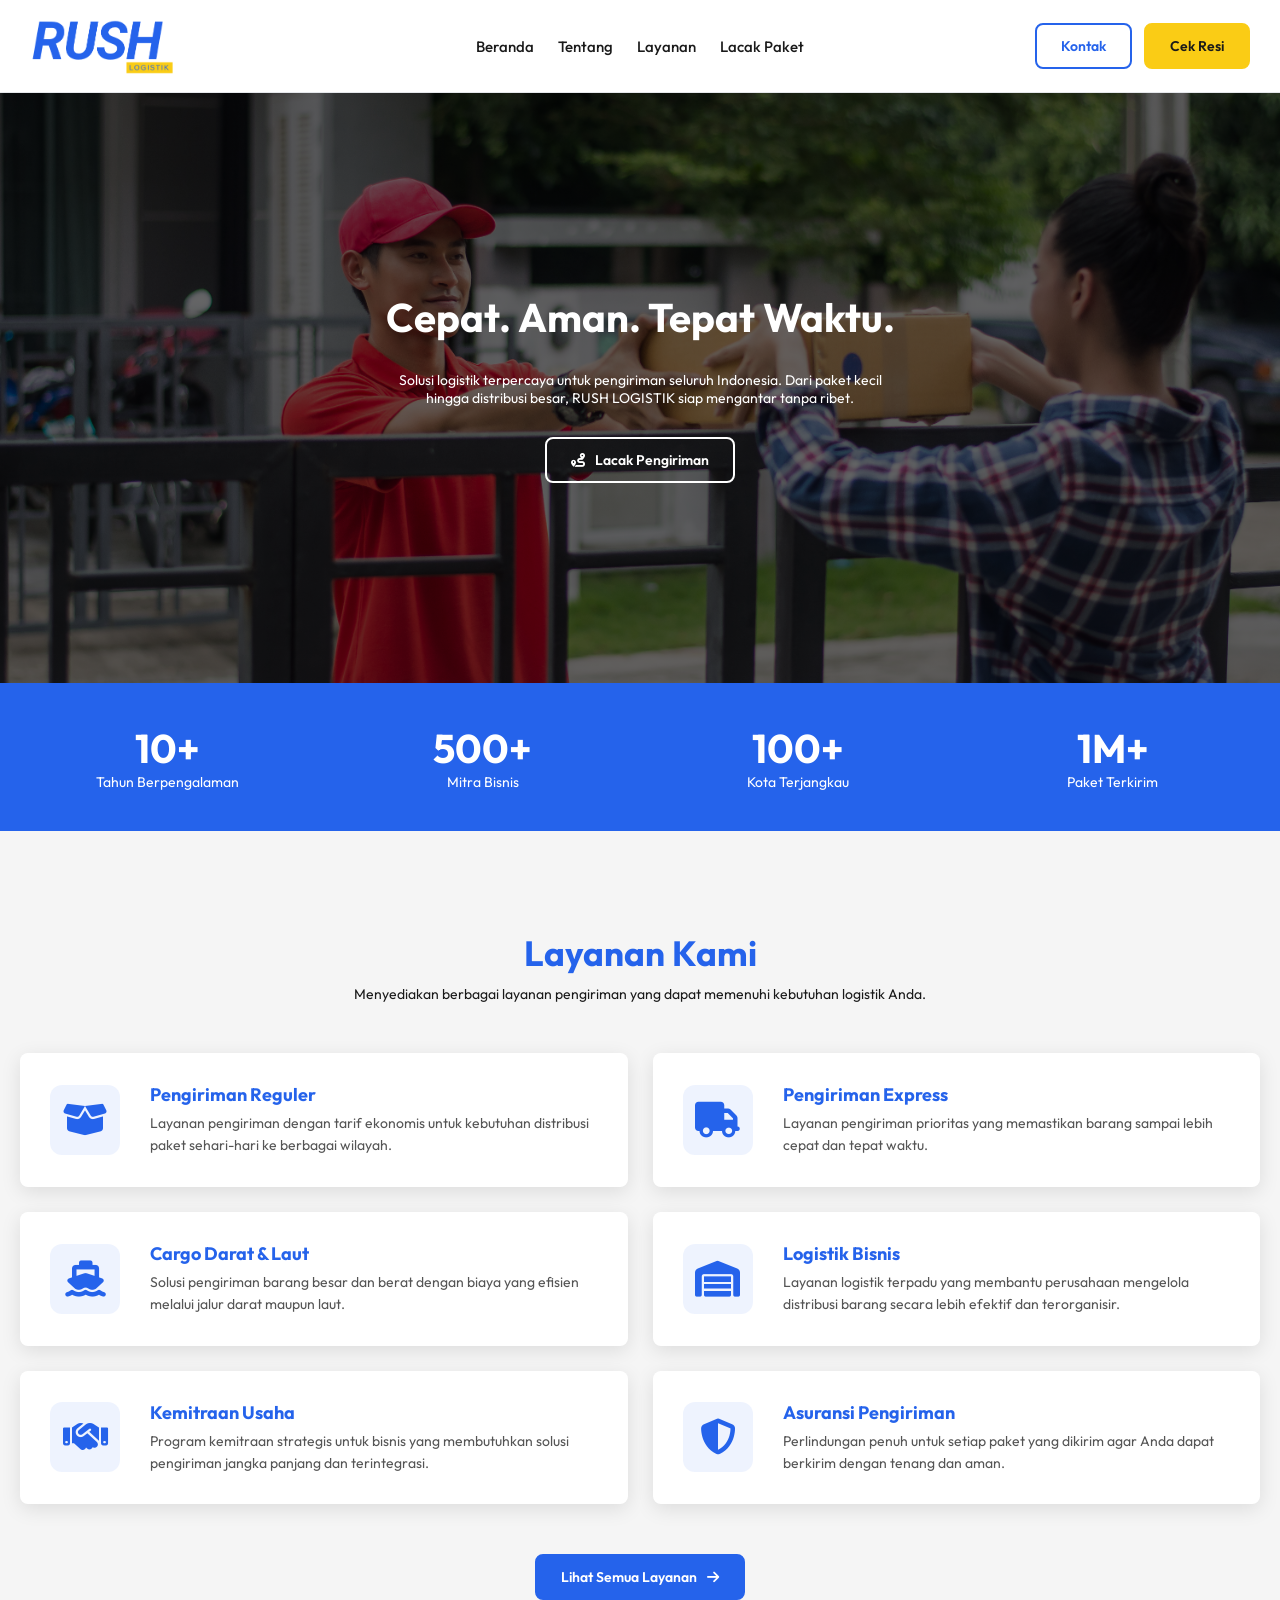
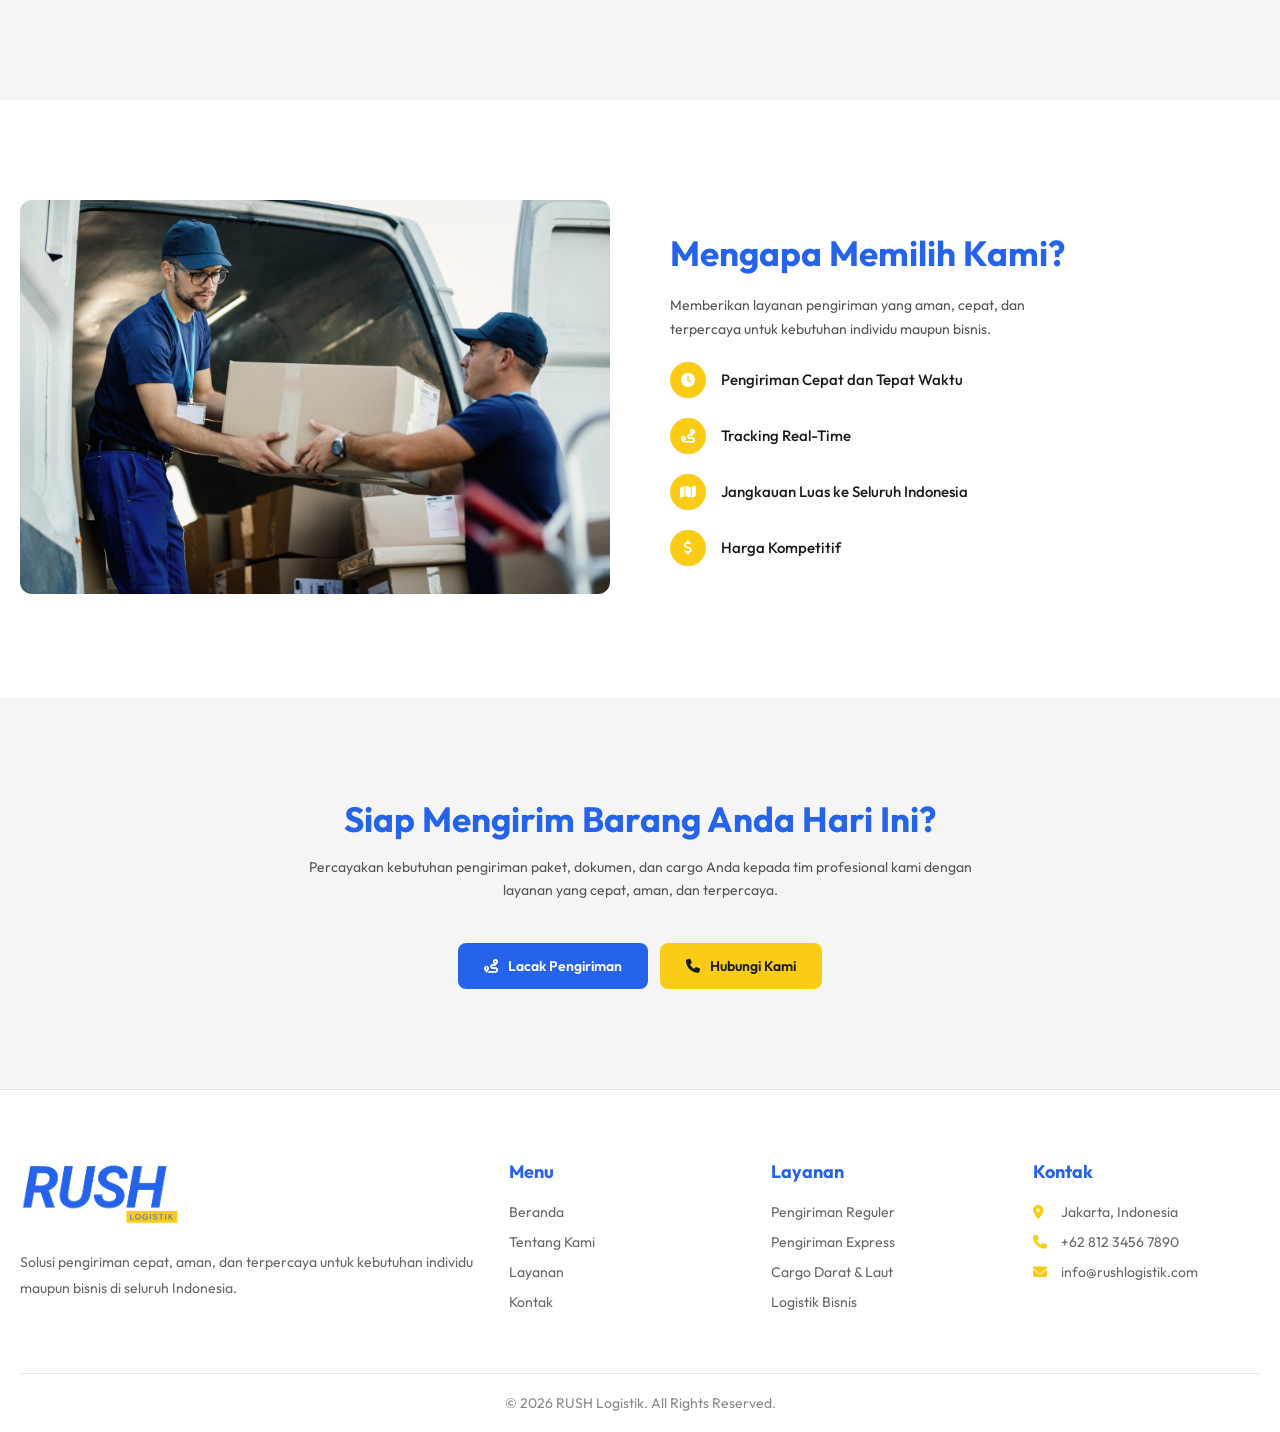
<file: index.html>
<!DOCTYPE html>
<html lang="en">

<head>
    <meta charset="UTF-8">
    <meta name="viewport" content="width=device-width, initial-scale=1.0">
    <title>RUSH Logistik</title>
    <link rel="stylesheet" href="css/style.css">
    <link rel="preconnect" href="https://fonts.googleapis.com">
    <link rel="preconnect" href="https://fonts.gstatic.com" crossorigin>
    <link href="https://unpkg.com/aos@2.3.1/dist/aos.css" rel="stylesheet">
    <link href="https://fonts.googleapis.com/css2?family=Outfit:wght@100..900&display=swap" rel="stylesheet">
    <link rel="stylesheet" href="https://cdnjs.cloudflare.com/ajax/libs/font-awesome/6.7.2/css/all.min.css">
</head>

<body>

    <!-- ============ MOBILE NAV OVERLAY ============ -->
    <div class="mobile-nav" id="mobileNav">
        <div class="mobile-nav-panel">
            <button class="mobile-nav-close" id="mobileNavClose" aria-label="Tutup menu">
                <i class="fas fa-times"></i>
            </button>
            <nav class="mobile-nav-links">
                <a href="index.html" class="active">Beranda</a>
                <a href="about.html">Tentang</a>
                <a href="services.html">Layanan</a>
                <a href="tracking.html">Lacak Paket</a>

            </nav>
            <div class="mobile-nav-buttons">
                <a href="#kontak" class="btn-primary-trans">Kontak</a>
                <a href="tracking.html" class="btn-secondary">Cek Resi</a>
            </div>
        </div>
    </div>

    <!-- ============ HEADER ============ -->
    <header class="header">
        <div class="header-inner">
            <div class="logo">
                <a href="#">
                    <img src="images/logo.png" alt="RUSH Logistik Logo">
                </a>
            </div>

            <nav class="nav-link">
                <a href="#" class="active">Beranda</a>
                <a href="about.html">Tentang</a>
                <a href="services.html">Layanan</a>
                <a href="tracking.html">Lacak Paket</a>

            </nav>

            <div class="buttons">
                <a href="#kontak" class="btn-primary-trans">Kontak</a>
                <a href="tracking.html" class="btn-secondary">Cek Resi</a>
            </div>

            <!-- Hamburger button -->
            <button class="mobile-toggle" id="mobileToggle" aria-label="Buka menu">
                <i class="fas fa-bars"></i>
            </button>
        </div>
    </header>

    <!-- ============ HERO ============ -->
    <section class="wrapper-image">
        <div class="hero-section" data-aos="fade-up">
            <h1>Cepat. Aman. Tepat Waktu.</h1>
            <p>Solusi logistik terpercaya untuk pengiriman seluruh Indonesia.
                Dari paket kecil hingga distribusi besar, RUSH LOGISTIK siap mengantar tanpa ribet.</p>
            <div class="buttons">
                <a href="tracking.html" class="btn-white">
                    <i class="fas fa-route" style="margin-right: 10px;"></i> Lacak Pengiriman
                </a>
            </div>
        </div>
    </section>

    <!-- ============ STATS ============ -->
    <section class="wrapper-blue">
        <div class="stats-section" data-aos="fade-up">
            <div class="stat-item">
                <h2>10+</h2>
                <p>Tahun Berpengalaman</p>
            </div>
            <div class="stat-item">
                <h2>500+</h2>
                <p>Mitra Bisnis</p>
            </div>
            <div class="stat-item">
                <h2>100+</h2>
                <p>Kota Terjangkau</p>
            </div>
            <div class="stat-item">
                <h2>1M+</h2>
                <p>Paket Terkirim</p>
            </div>
        </div>
    </section>

    <!-- ============ SERVICES ============ -->
    <section class="wrapper-gray">
        <div class="services-section" data-aos="fade-up">
            <div class="section-title">
                <h2>Layanan Kami</h2>
                <p>Menyediakan berbagai layanan pengiriman yang dapat memenuhi kebutuhan logistik Anda.</p>
            </div>
            <div class="item-grid">
                <div class="item">
                    <i class="fas fa-box-open service-icon"></i>
                    <div>
                        <h3>Pengiriman Reguler</h3>
                        <p>Layanan pengiriman dengan tarif ekonomis untuk kebutuhan distribusi paket sehari-hari ke
                            berbagai wilayah.</p>
                    </div>
                </div>
                <div class="item">
                    <i class="fas fa-truck service-icon"></i>
                    <div>
                        <h3>Pengiriman Express</h3>
                        <p>Layanan pengiriman prioritas yang memastikan barang sampai lebih cepat dan tepat waktu.</p>
                    </div>
                </div>
                <div class="item">
                    <i class="fas fa-ship service-icon"></i>
                    <div>
                        <h3>Cargo Darat &amp; Laut</h3>
                        <p>Solusi pengiriman barang besar dan berat dengan biaya yang efisien melalui jalur darat maupun
                            laut.</p>
                    </div>
                </div>
                <div class="item">
                    <i class="fas fa-warehouse service-icon"></i>
                    <div>
                        <h3>Logistik Bisnis</h3>
                        <p>Layanan logistik terpadu yang membantu perusahaan mengelola distribusi barang secara lebih
                            efektif dan terorganisir.</p>
                    </div>
                </div>
                <div class="item">
                    <i class="fas fa-handshake service-icon"></i>
                    <div>
                        <h3>Kemitraan Usaha</h3>
                        <p>Program kemitraan strategis untuk bisnis yang membutuhkan solusi pengiriman jangka panjang
                            dan terintegrasi.</p>
                    </div>
                </div>
                <div class="item">
                    <i class="fas fa-shield-halved service-icon"></i>
                    <div>
                        <h3>Asuransi Pengiriman</h3>
                        <p>Perlindungan penuh untuk setiap paket yang dikirim agar Anda dapat berkirim dengan tenang dan
                            aman.</p>
                    </div>
                </div>
            </div>
            <a href="services.html" class="btn-primary">
                Lihat Semua Layanan <i class="fa fa-arrow-right" style="margin-left: 10px;"></i>
            </a>
        </div>
    </section>

    <!-- ============ WHY ============ -->
    <section class="wrapper-white">
        <div class="why-section" data-aos="fade-up">
            <div class="left">
                <img src="images/paket-diantar.jpg" alt="Pengiriman paket">
            </div>
            <div class="right">
                <h2>Mengapa Memilih Kami?</h2>
                <p>Memberikan layanan pengiriman yang aman, cepat, dan terpercaya untuk kebutuhan individu maupun
                    bisnis.</p>
                <div class="why-list">
                    <div class="why-item">
                        <i class="fas fa-clock"></i>
                        <span>Pengiriman Cepat dan Tepat Waktu</span>
                    </div>
                    <div class="why-item">
                        <i class="fas fa-route"></i>
                        <span>Tracking Real-Time</span>
                    </div>
                    <div class="why-item">
                        <i class="fas fa-map"></i>
                        <span>Jangkauan Luas ke Seluruh Indonesia</span>
                    </div>
                    <div class="why-item">
                        <i class="fas fa-dollar-sign"></i>
                        <span>Harga Kompetitif</span>
                    </div>
                </div>
            </div>
        </div>
    </section>

    <!-- ============ CTA ============ -->
    <section class="wrapper-gray">
        <div class="cta-section" data-aos="fade-up">
            <div class="text">
                <h1>Siap Mengirim Barang Anda Hari Ini?</h1>
                <p>Percayakan kebutuhan pengiriman paket, dokumen, dan cargo Anda kepada tim profesional kami dengan
                    layanan yang cepat, aman, dan terpercaya.</p>
            </div>
            <div class="buttons">
                <a href="tracking.html" class="btn-primary">
                    <i class="fas fa-route" style="margin-right: 10px;"></i> Lacak Pengiriman
                </a>
                <a href="#kontak" class="btn-secondary">
                    <i class="fas fa-phone" style="margin-right: 10px;"></i> Hubungi Kami
                </a>
            </div>
        </div>
    </section>

    <!-- ============ FOOTER ============ -->
    <footer class="footer" id="kontak">
        <div class="footer-content">
            <div class="footer-col">
                <img src="images/logo.png" alt="RUSH Logistik" class="footer-logo">
                <p>Solusi pengiriman cepat, aman, dan terpercaya untuk kebutuhan individu maupun bisnis di seluruh
                    Indonesia.</p>
            </div>

            <div class="footer-col">
                <h4>Menu</h4>
                <ul>
                    <li><a href="#">Beranda</a></li>
                    <li><a href="#">Tentang Kami</a></li>
                    <li><a href="#">Layanan</a></li>
                    <li><a href="#">Kontak</a></li>
                </ul>
            </div>

            <div class="footer-col">
                <h4>Layanan</h4>
                <ul>
                    <li><a href="#">Pengiriman Reguler</a></li>
                    <li><a href="#">Pengiriman Express</a></li>
                    <li><a href="#">Cargo Darat &amp; Laut</a></li>
                    <li><a href="#">Logistik Bisnis</a></li>
                </ul>
            </div>

            <div class="footer-col">
                <h4>Kontak</h4>
                <ul>
                    <li>
                        <i class="fas fa-location-dot"></i>
                        Jakarta, Indonesia
                    </li>
                    <li>
                        <i class="fas fa-phone"></i>
                        +62 812 3456 7890
                    </li>
                    <li>
                        <i class="fas fa-envelope"></i>
                        info@rushlogistik.com
                    </li>
                </ul>
            </div>
        </div>

        <div class="footer-bottom">
            <p>© 2026 RUSH Logistik. All Rights Reserved.</p>
        </div>
    </footer>

    <!-- ============ SCRIPTS ============ -->
    <script src="https://unpkg.com/aos@2.3.1/dist/aos.js"></script>
    <script>
        // AOS Init
        AOS.init({
            duration: 1000,
            once: true
        });

        // Mobile Nav
        const mobileToggle = document.getElementById('mobileToggle');
        const mobileNav = document.getElementById('mobileNav');
        const mobileNavClose = document.getElementById('mobileNavClose');

        function openNav() {
            mobileNav.style.display = 'block';
            document.body.style.overflow = 'hidden';
            // Trigger reflow for transition
            requestAnimationFrame(() => {
                mobileNav.classList.add('open');
            });
        }

        function closeNav() {
            mobileNav.classList.remove('open');
            document.body.style.overflow = '';
            mobileNav.addEventListener('transitionend', () => {
                if (!mobileNav.classList.contains('open')) {
                    mobileNav.style.display = 'none';
                }
            }, { once: true });
        }

        mobileToggle.addEventListener('click', openNav);
        mobileNavClose.addEventListener('click', closeNav);

        // Close on overlay click (outside panel)
        mobileNav.addEventListener('click', (e) => {
            if (e.target === mobileNav) closeNav();
        });

        // Close nav on mobile link click
        document.querySelectorAll('.mobile-nav-links a').forEach(link => {
            link.addEventListener('click', closeNav);
        });

        // Active nav link highlight on scroll (optional enhancement)
        const sections = document.querySelectorAll('section');
        const navLinks = document.querySelectorAll('.nav-link a, .mobile-nav-links a');

        window.addEventListener('scroll', () => {
            let current = '';
            sections.forEach(section => {
                const sectionTop = section.offsetTop - 120;
                if (window.scrollY >= sectionTop) {
                    current = section.getAttribute('id') || '';
                }
            });

            navLinks.forEach(link => {
                link.classList.remove('active');
                if (current && link.getAttribute('href') === `#${current}`) {
                    link.classList.add('active');
                }
            });
        });
    </script>

</body>

</html>
</file>
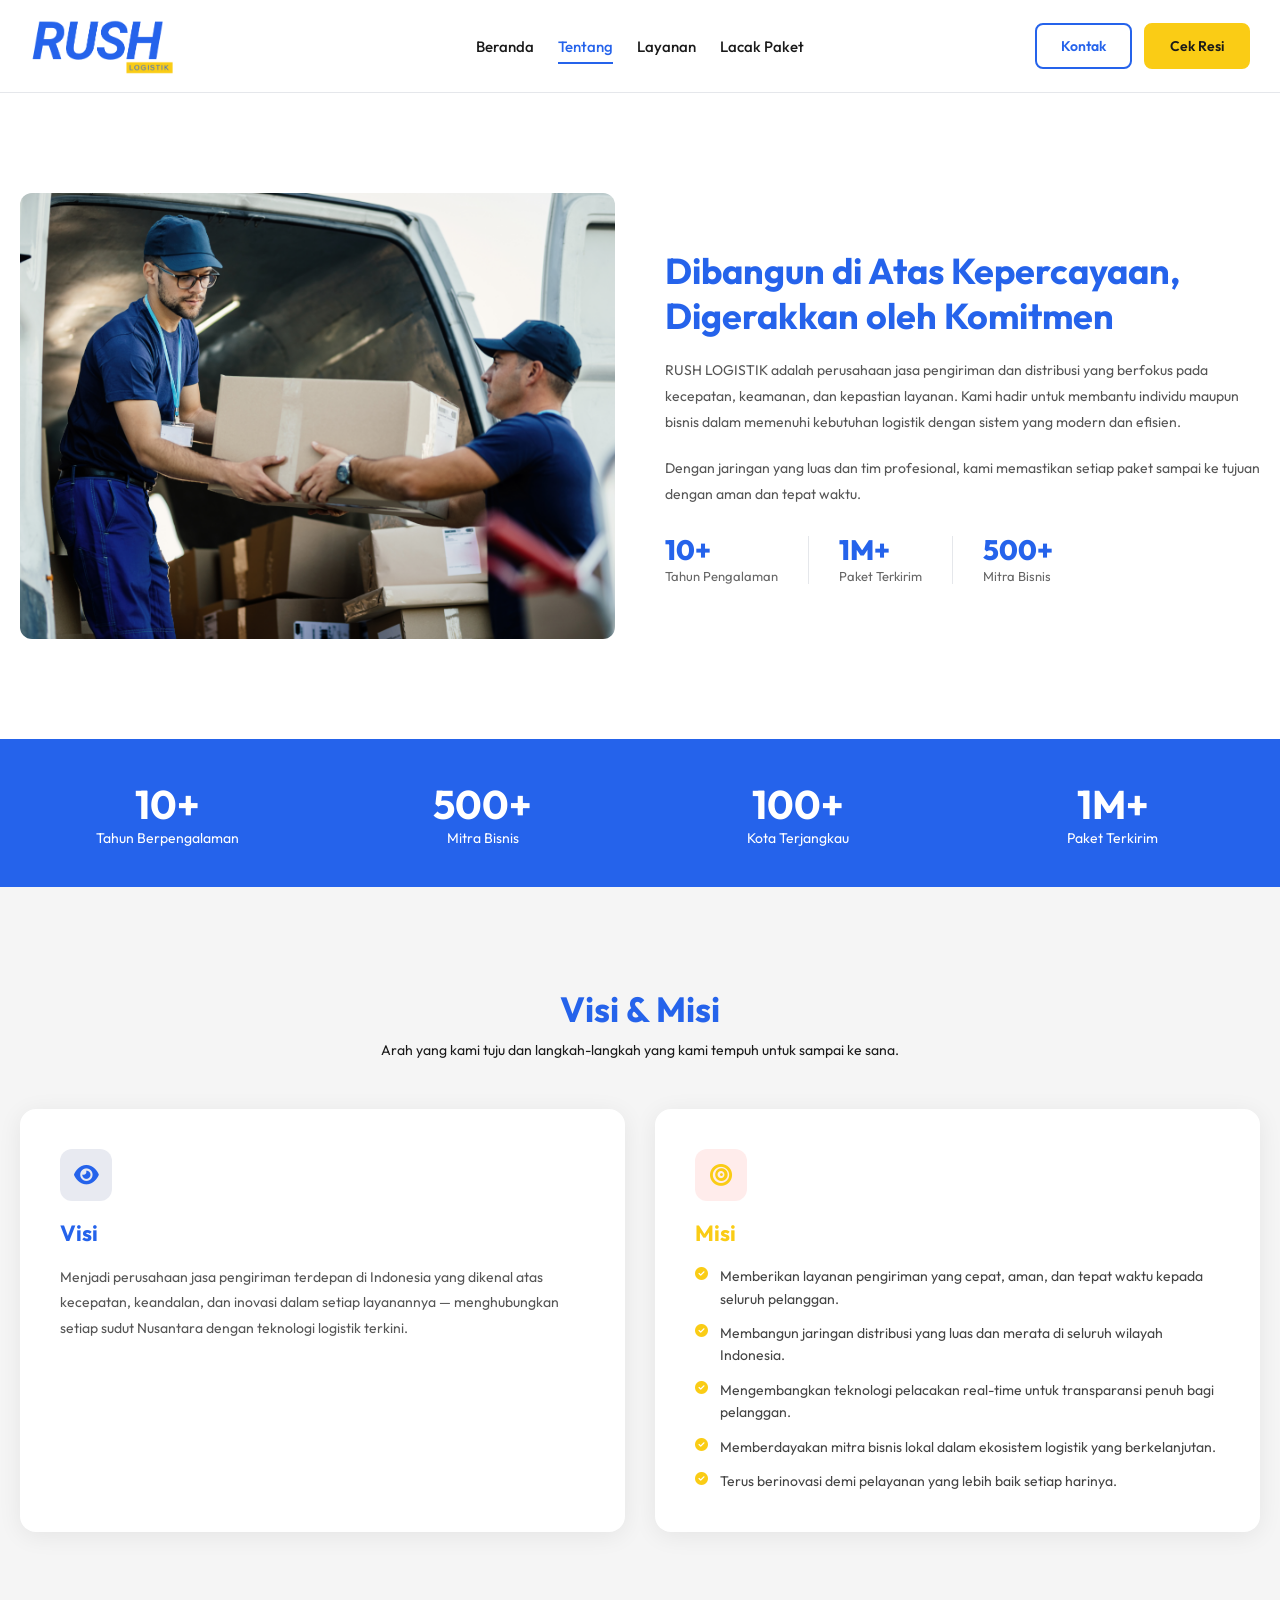
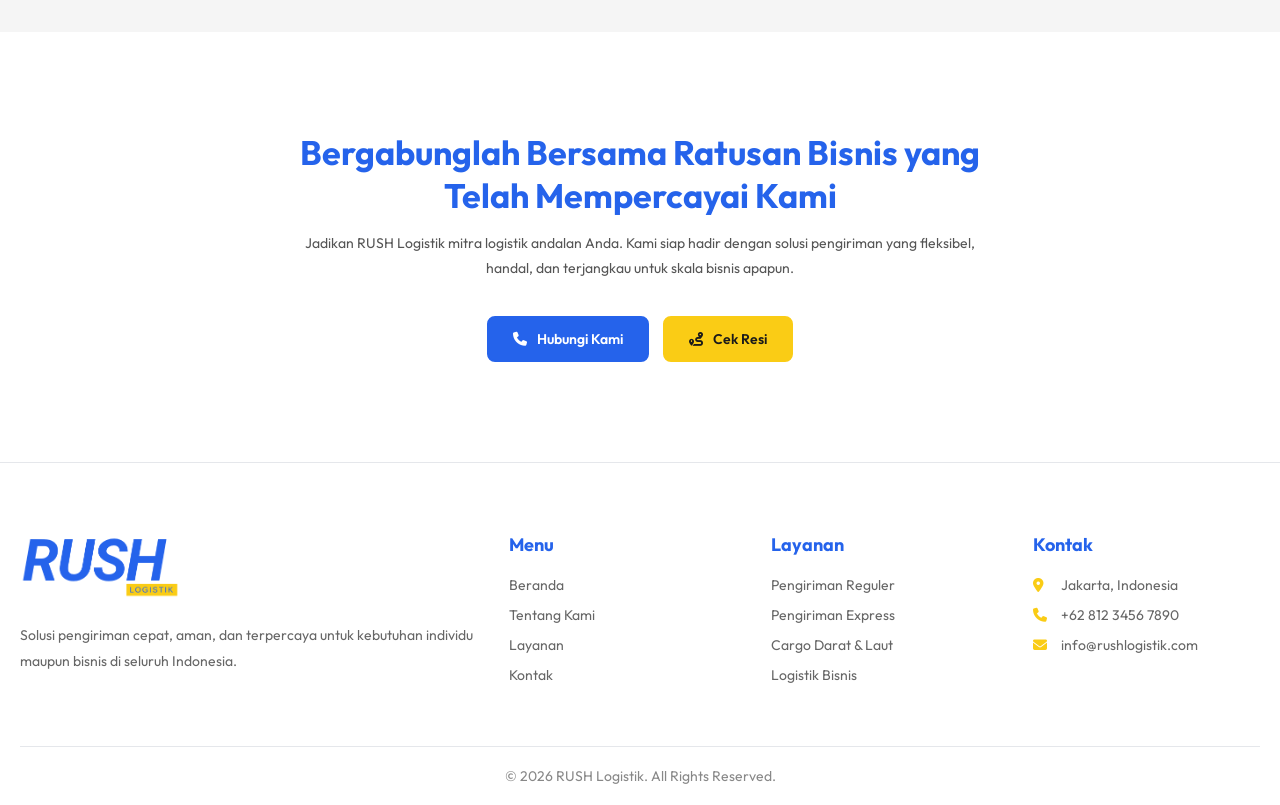
<file: about.html>
<!DOCTYPE html>
<html lang="id">

<head>
    <meta charset="UTF-8">
    <meta name="viewport" content="width=device-width, initial-scale=1.0">
    <title>Tentang Kami — RUSH Logistik</title>
    <!-- Base styles -->
    <link rel="stylesheet" href="css/style.css">
    <!-- About page specific styles -->
    <link rel="stylesheet" href="css/about.css">
    <!-- Fonts -->
    <link rel="preconnect" href="https://fonts.googleapis.com">
    <link rel="preconnect" href="https://fonts.gstatic.com" crossorigin>
    <link href="https://fonts.googleapis.com/css2?family=Outfit:wght@100..900&display=swap" rel="stylesheet">
    <!-- Icons -->
    <link rel="stylesheet" href="https://cdnjs.cloudflare.com/ajax/libs/font-awesome/6.7.2/css/all.min.css">
    <!-- AOS -->
    <link href="https://unpkg.com/aos@2.3.1/dist/aos.css" rel="stylesheet">
</head>

<body>

    <!-- ============ MOBILE NAV OVERLAY ============ -->
    <div class="mobile-nav" id="mobileNav">
        <div class="mobile-nav-panel">
            <button class="mobile-nav-close" id="mobileNavClose" aria-label="Tutup menu">
                <i class="fas fa-times"></i>
            </button>
            <nav class="mobile-nav-links">
                <a href="index.html">Beranda</a>
                <a href="about.html" class="active">Tentang</a>
                <a href="services.html">Layanan</a>
                <a href="tracking.html">Lacak Paket</a>

            </nav>
            <div class="mobile-nav-buttons">
                <a href="#kontak" class="btn-primary-trans">Kontak</a>
                <a href="tracking.html" class="btn-secondary">Cek Resi</a>
            </div>
        </div>
    </div>

    <!-- ============ HEADER ============ -->
    <header class="header">
        <div class="header-inner">
            <div class="logo">
                <a href="#">
                    <img src="images/logo.png" alt="RUSH Logistik Logo">
                </a>
            </div>

            <nav class="nav-link">
                <a href="index.html">Beranda</a>
                <a href="about.html" class="active">Tentang</a>
                <a href="services.html">Layanan</a>
                <a href="tracking.html">Lacak Paket</a>

            </nav>

            <div class="buttons">
                <a href="#kontak" class="btn-primary-trans">Kontak</a>
                <a href="tracking.html" class="btn-secondary">Cek Resi</a>
            </div>

            <!-- Hamburger button -->
            <button class="mobile-toggle" id="mobileToggle" aria-label="Buka menu">
                <i class="fas fa-bars"></i>
            </button>
        </div>
    </header>

    <!-- ============ PAGE HERO ============
    <section class="page-hero">
        <div class="page-hero-content" data-aos="fade-up" data-aos-duration="800">
            <div class="breadcrumb">
                <a href="index.html">Beranda</a>
                <i class="fas fa-chevron-right"></i>
                <span>Tentang Kami</span>
            </div>
            <h1>Kami Hadir untuk Menghubungkan Indonesia</h1>
            <p>Lebih dari satu dekade kami melayani jutaan pengiriman dengan dedikasi penuh — dari Sabang sampai
                Merauke.</p>
        </div>
    </section> -->

    <!-- ============ INTRO / STORY ============ -->
    <section class="wrapper-white">
        <div class="about-intro" data-aos="fade-up">
            <div class="left">
                <img src="images/paket-diantar.jpg" alt="Tim RUSH Logistik" class="img-main">
            </div>
            <div class="right">
                <h2>Dibangun di Atas Kepercayaan, Digerakkan oleh Komitmen</h2>
                <p>
                    RUSH LOGISTIK adalah perusahaan jasa pengiriman dan distribusi yang berfokus pada kecepatan,
                    keamanan, dan kepastian layanan. Kami hadir untuk membantu individu maupun bisnis dalam memenuhi
                    kebutuhan logistik dengan sistem yang modern dan efisien.
                </p>
                <p>
                    Dengan jaringan yang luas dan tim profesional, kami memastikan setiap paket sampai ke tujuan dengan
                    aman dan tepat waktu.
                <div class="highlight-row">
                    <div class="highlight-item">
                        <span class="num">10+</span>
                        <span class="desc">Tahun Pengalaman</span>
                    </div>
                    <div class="divider"></div>
                    <div class="highlight-item">
                        <span class="num">1M+</span>
                        <span class="desc">Paket Terkirim</span>
                    </div>
                    <div class="divider"></div>
                    <div class="highlight-item">
                        <span class="num">500+</span>
                        <span class="desc">Mitra Bisnis</span>
                    </div>
                </div>
            </div>
        </div>
    </section>

    <!-- ============ STATS ============ -->
    <section class="wrapper-blue">
        <div class="stats-section" data-aos="fade-up">
            <div class="stat-item">
                <h2>10+</h2>
                <p>Tahun Berpengalaman</p>
            </div>
            <div class="stat-item">
                <h2>500+</h2>
                <p>Mitra Bisnis</p>
            </div>
            <div class="stat-item">
                <h2>100+</h2>
                <p>Kota Terjangkau</p>
            </div>
            <div class="stat-item">
                <h2>1M+</h2>
                <p>Paket Terkirim</p>
            </div>
        </div>
    </section>

    <!-- ============ VISI & MISI ============ -->
    <section class="wrapper-gray">
        <div class="visi-misi-section" data-aos="fade-up">
            <div class="section-title">
                <h2>Visi &amp; Misi</h2>
                <p>Arah yang kami tuju dan langkah-langkah yang kami tempuh untuk sampai ke sana.</p>
            </div>
            <div class="visi-misi-grid">
                <!-- VISI -->
                <div class="visi-misi-card">
                    <div class="card-icon">
                        <i class="fas fa-eye"></i>
                    </div>
                    <h3>Visi</h3>
                    <p>
                        Menjadi perusahaan jasa pengiriman terdepan di Indonesia yang dikenal atas
                        kecepatan, keandalan, dan inovasi dalam setiap layanannya — menghubungkan
                        setiap sudut Nusantara dengan teknologi logistik terkini.
                    </p>
                </div>
                <!-- MISI -->
                <div class="visi-misi-card accent">
                    <div class="card-icon">
                        <i class="fas fa-bullseye"></i>
                    </div>
                    <h3>Misi</h3>
                    <ul>
                        <li>
                            <i class="fas fa-check-circle"></i>
                            Memberikan layanan pengiriman yang cepat, aman, dan tepat waktu kepada seluruh pelanggan.
                        </li>
                        <li>
                            <i class="fas fa-check-circle"></i>
                            Membangun jaringan distribusi yang luas dan merata di seluruh wilayah Indonesia.
                        </li>
                        <li>
                            <i class="fas fa-check-circle"></i>
                            Mengembangkan teknologi pelacakan real-time untuk transparansi penuh bagi pelanggan.
                        </li>
                        <li>
                            <i class="fas fa-check-circle"></i>
                            Memberdayakan mitra bisnis lokal dalam ekosistem logistik yang berkelanjutan.
                        </li>
                        <li>
                            <i class="fas fa-check-circle"></i>
                            Terus berinovasi demi pelayanan yang lebih baik setiap harinya.
                        </li>
                    </ul>
                </div>
            </div>
        </div>
    </section>

    <!-- ============ MILESTONES ============ -->
    <!-- <section class="wrapper-white">
        <div class="milestones-section" data-aos="fade-up">
            <div class="section-title">
                <h2>Perjalanan Kami</h2>
                <p>Pencapaian yang menjadi tonggak perjalanan RUSH Logistik dari awal hingga hari ini.</p>
            </div>
            <div class="timeline">

                <div class="timeline-item">
                    <div class="timeline-content">
                        <span class="year-tag">2014</span>
                        <h4>RUSH Logistik Didirikan</h4>
                        <p>Dimulai dengan 5 armada kendaraan dan satu kantor di Jakarta, kami memulai misi menghubungkan
                            Indonesia.</p>
                    </div>
                    <div class="timeline-dot">
                        <div class="dot">14</div>
                    </div>
                    <div class="timeline-empty"></div>
                </div>

                <div class="timeline-item">
                    <div class="timeline-empty"></div>
                    <div class="timeline-dot">
                        <div class="dot">16</div>
                    </div>
                    <div class="timeline-content">
                        <span class="year-tag">2016</span>
                        <h4>Ekspansi ke 20 Kota</h4>
                        <p>Membuka cabang di Jawa, Sumatera, dan Bali. Armada berkembang menjadi 50 kendaraan
                            operasional.</p>
                    </div>
                </div>

                <div class="timeline-item">
                    <div class="timeline-content">
                        <span class="year-tag">2018</span>
                        <h4>Sistem Tracking Real-Time</h4>
                        <p>Meluncurkan platform pelacakan digital pertama, memberikan transparansi penuh kepada
                            pelanggan.</p>
                    </div>
                    <div class="timeline-dot">
                        <div class="dot">18</div>
                    </div>
                    <div class="timeline-empty"></div>
                </div>

                <div class="timeline-item">
                    <div class="timeline-empty"></div>
                    <div class="timeline-dot">
                        <div class="dot">20</div>
                    </div>
                    <div class="timeline-content">
                        <span class="year-tag">2020</span>
                        <h4>100.000 Paket Terkirim</h4>
                        <p>Merayakan tonggak 100.000 paket berhasil dikirim. Layanan cargo laut resmi diluncurkan.</p>
                    </div>
                </div>

                <div class="timeline-item">
                    <div class="timeline-content">
                        <span class="year-tag">2022</span>
                        <h4>Ekspansi ke Seluruh Indonesia</h4>
                        <p>Menjangkau lebih dari 100 kota termasuk wilayah timur Indonesia — Papua, Maluku, dan Nusa
                            Tenggara.</p>
                    </div>
                    <div class="timeline-dot">
                        <div class="dot">22</div>
                    </div>
                    <div class="timeline-empty"></div>
                </div>

                <div class="timeline-item">
                    <div class="timeline-empty"></div>
                    <div class="timeline-dot">
                        <div class="dot">24</div>
                    </div>
                    <div class="timeline-content">
                        <span class="year-tag">2024</span>
                        <h4>1 Juta Paket &amp; 500+ Mitra</h4>
                        <p>Merayakan satu juta paket terkirim dan menggandeng lebih dari 500 mitra bisnis aktif di
                            seluruh Indonesia.</p>
                    </div>
                </div>

            </div>
        </div>
    </section> -->

    <!-- ============ CTA ============ -->
    <section class="wrapper-white">
        <div class="about-cta-section" data-aos="fade-up">
            <div class="text">
                <h2>Bergabunglah Bersama Ratusan Bisnis yang Telah Mempercayai Kami</h2>
                <p>Jadikan RUSH Logistik mitra logistik andalan Anda. Kami siap hadir dengan solusi pengiriman
                    yang fleksibel, handal, dan terjangkau untuk skala bisnis apapun.</p>
            </div>
            <div class="buttons">
                <a href="#" class="btn-primary">
                    <i class="fas fa-phone" style="margin-right:10px;"></i> Hubungi Kami
                </a>
                <a href="#" class="btn-secondary">
                    <i class="fas fa-route" style="margin-right:10px;"></i> Cek Resi
                </a>
            </div>
        </div>
    </section>

    <!-- ============ FOOTER ============ -->
    <footer class="footer" id="kontak">
        <div class="footer-content">
            <div class="footer-col">
                <img src="images/logo.png" alt="RUSH Logistik" class="footer-logo">
                <p>Solusi pengiriman cepat, aman, dan terpercaya untuk kebutuhan individu maupun bisnis di seluruh
                    Indonesia.</p>
            </div>

            <div class="footer-col">
                <h4>Menu</h4>
                <ul>
                    <li><a href="index.html">Beranda</a></li>
                    <li><a href="about.html">Tentang Kami</a></li>
                    <li><a href="#">Layanan</a></li>
                    <li><a href="#">Kontak</a></li>
                </ul>
            </div>

            <div class="footer-col">
                <h4>Layanan</h4>
                <ul>
                    <li><a href="#">Pengiriman Reguler</a></li>
                    <li><a href="#">Pengiriman Express</a></li>
                    <li><a href="#">Cargo Darat &amp; Laut</a></li>
                    <li><a href="#">Logistik Bisnis</a></li>
                </ul>
            </div>

            <div class="footer-col">
                <h4>Kontak</h4>
                <ul>
                    <li>
                        <i class="fas fa-location-dot"></i>
                        Jakarta, Indonesia
                    </li>
                    <li>
                        <i class="fas fa-phone"></i>
                        +62 812 3456 7890
                    </li>
                    <li>
                        <i class="fas fa-envelope"></i>
                        info@rushlogistik.com
                    </li>
                </ul>
            </div>
        </div>

        <div class="footer-bottom">
            <p>© 2026 RUSH Logistik. All Rights Reserved.</p>
        </div>
    </footer>

    <!-- ============ SCRIPTS ============ -->
    <script src="https://unpkg.com/aos@2.3.1/dist/aos.js"></script>
    <script>
        // AOS Init
        AOS.init({
            duration: 900,
            once: true,
            offset: 60
        });

        // Mobile Nav
        const mobileToggle = document.getElementById('mobileToggle');
        const mobileNav = document.getElementById('mobileNav');
        const mobileNavClose = document.getElementById('mobileNavClose');

        function openNav() {
            mobileNav.style.display = 'block';
            document.body.style.overflow = 'hidden';
            requestAnimationFrame(() => {
                mobileNav.classList.add('open');
            });
        }

        function closeNav() {
            mobileNav.classList.remove('open');
            document.body.style.overflow = '';
            mobileNav.addEventListener('transitionend', () => {
                if (!mobileNav.classList.contains('open')) {
                    mobileNav.style.display = 'none';
                }
            }, { once: true });
        }

        mobileToggle.addEventListener('click', openNav);
        mobileNavClose.addEventListener('click', closeNav);

        mobileNav.addEventListener('click', (e) => {
            if (e.target === mobileNav) closeNav();
        });

        document.querySelectorAll('.mobile-nav-links a').forEach(link => {
            link.addEventListener('click', closeNav);
        });
    </script>

</body>

</html>
</file>
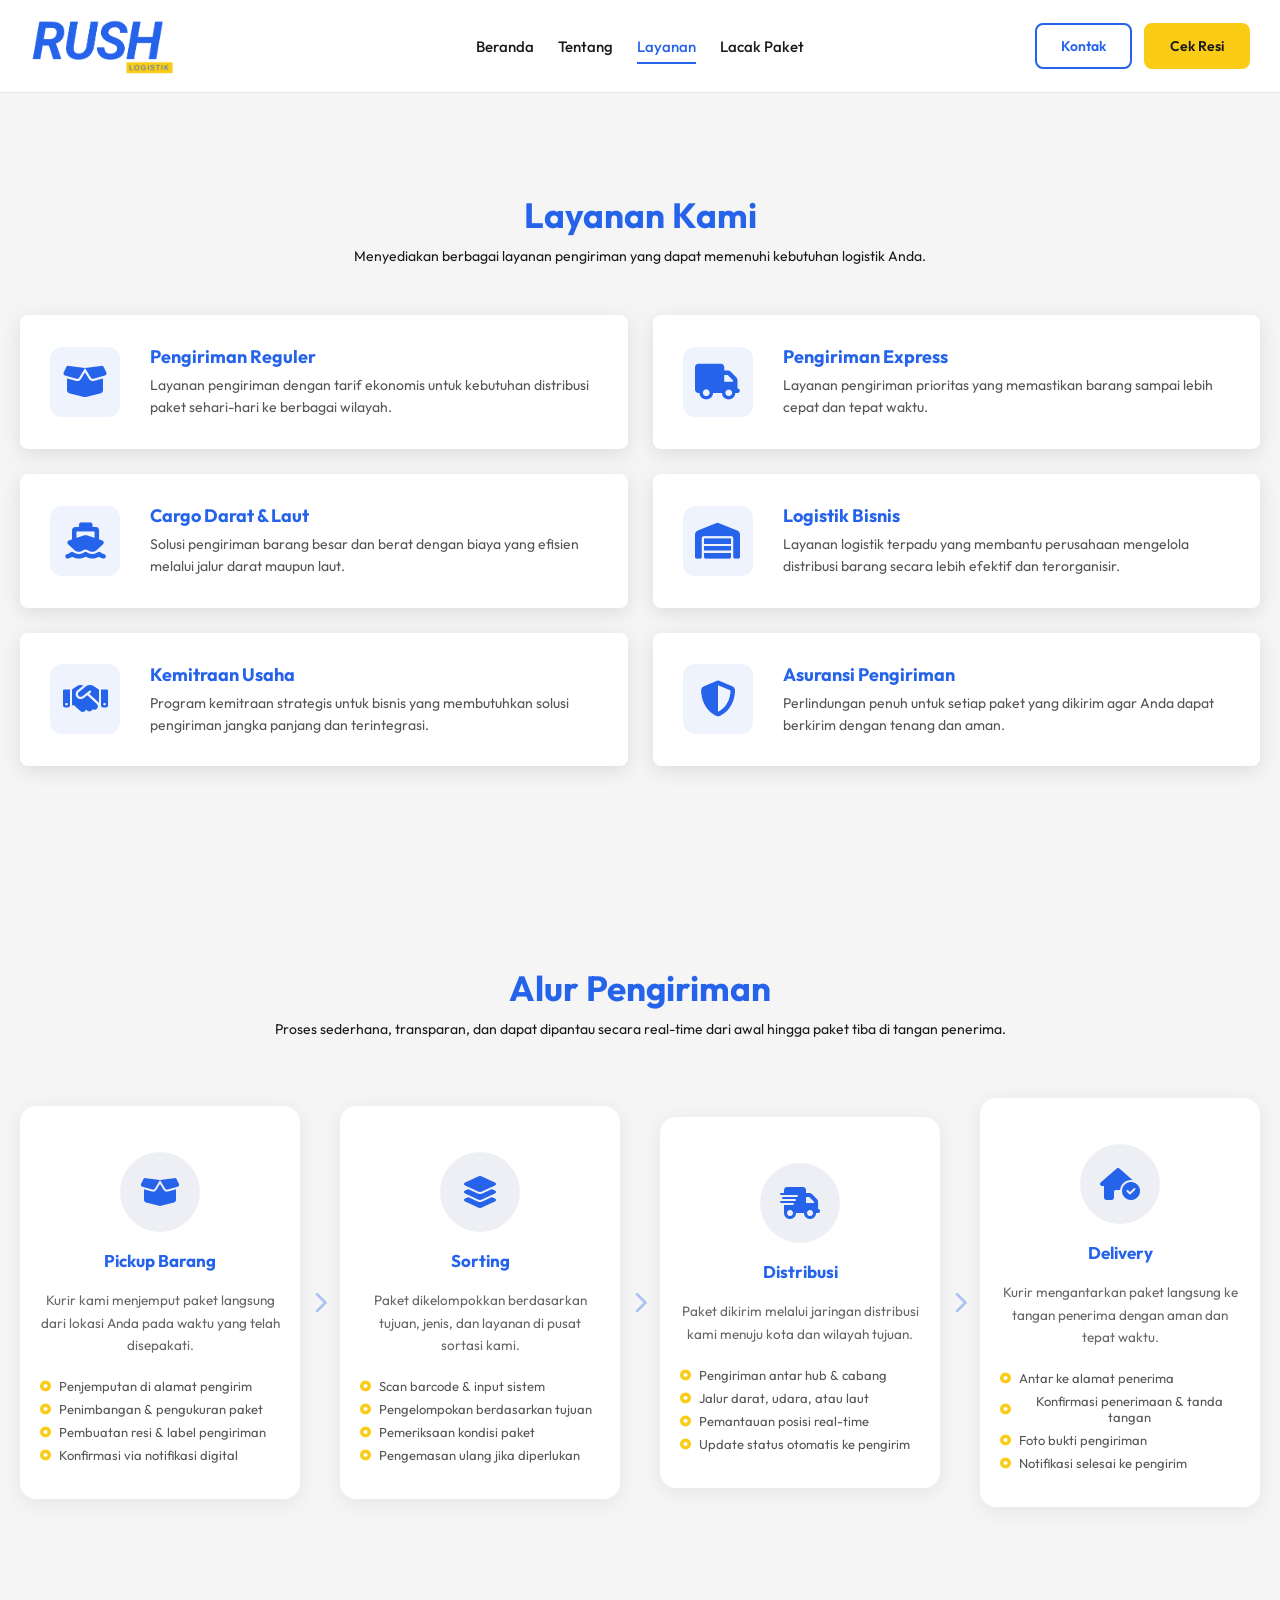
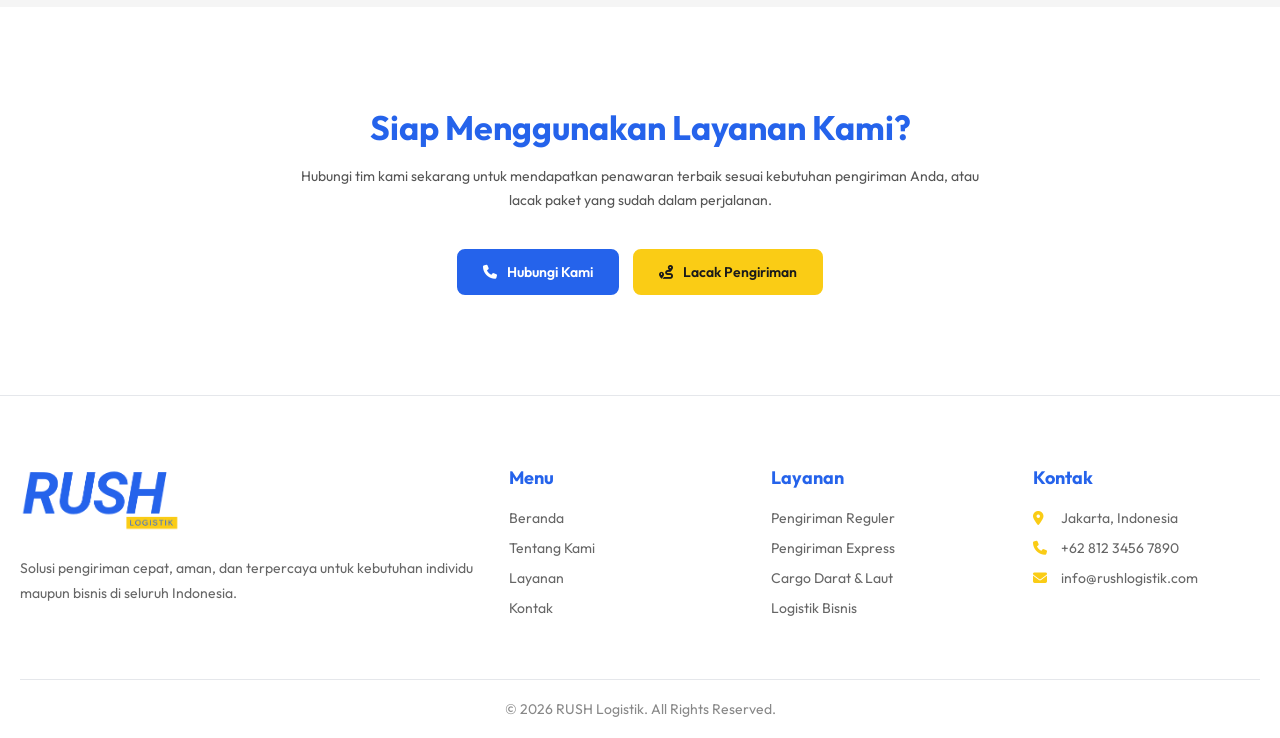
<file: services.html>
<!DOCTYPE html>
<html lang="id">

<head>
    <meta charset="UTF-8">
    <meta name="viewport" content="width=device-width, initial-scale=1.0">
    <title>Layanan Kami — RUSH Logistik</title>
    <link rel="stylesheet" href="css/style.css">
    <link rel="stylesheet" href="css/services.css">
    <link rel="preconnect" href="https://fonts.googleapis.com">
    <link rel="preconnect" href="https://fonts.gstatic.com" crossorigin>
    <link href="https://fonts.googleapis.com/css2?family=Outfit:wght@100..900&display=swap" rel="stylesheet">
    <link rel="stylesheet" href="https://cdnjs.cloudflare.com/ajax/libs/font-awesome/6.7.2/css/all.min.css">
    <link href="https://unpkg.com/aos@2.3.1/dist/aos.css" rel="stylesheet">
</head>

<body>

    <!-- ============ MOBILE NAV OVERLAY ============ -->
    <div class="mobile-nav" id="mobileNav">
        <div class="mobile-nav-panel">
            <button class="mobile-nav-close" id="mobileNavClose" aria-label="Tutup menu">
                <i class="fas fa-times"></i>
            </button>
            <nav class="mobile-nav-links">
                <a href="index.html">Beranda</a>
                <a href="about.html">Tentang</a>
                <a href="services.html" class="active">Layanan</a>
                <a href="tracking.html">Lacak Paket</a>

            </nav>
            <div class="mobile-nav-buttons">
                <a href="#kontak" class="btn-primary-trans">Kontak</a>
                <a href="tracking.html" class="btn-secondary">Cek Resi</a>
            </div>
        </div>
    </div>

    <!-- ============ HEADER ============ -->
    <header class="header">
        <div class="header-inner">
            <div class="logo">
                <a href="#">
                    <img src="images/logo.png" alt="RUSH Logistik Logo">
                </a>
            </div>

            <nav class="nav-link">
                <a href="index.html">Beranda</a>
                <a href="about.html">Tentang</a>
                <a href="services.html" class="active">Layanan</a>
                <a href="tracking.html">Lacak Paket</a>

            </nav>

            <div class="buttons">
                <a href="#kontak" class="btn-primary-trans">Kontak</a>
                <a href="tracking.html" class="btn-secondary">Cek Resi</a>
            </div>

            <!-- Hamburger button -->
            <button class="mobile-toggle" id="mobileToggle" aria-label="Buka menu">
                <i class="fas fa-bars"></i>
            </button>
        </div>
    </header>

    <!-- ============ SERVICES LIST ============ -->
    <section class="wrapper-gray">
        <div class="services-section" data-aos="fade-up">
            <div class="section-title">
                <h2>Layanan Kami</h2>
                <p>Menyediakan berbagai layanan pengiriman yang dapat memenuhi kebutuhan logistik Anda.</p>
            </div>
            <div class="item-grid">
                <div class="item">
                    <i class="fas fa-box-open service-icon"></i>
                    <div>
                        <h3>Pengiriman Reguler</h3>
                        <p>Layanan pengiriman dengan tarif ekonomis untuk kebutuhan distribusi paket sehari-hari ke
                            berbagai wilayah.</p>
                    </div>
                </div>
                <div class="item">
                    <i class="fas fa-truck service-icon"></i>
                    <div>
                        <h3>Pengiriman Express</h3>
                        <p>Layanan pengiriman prioritas yang memastikan barang sampai lebih cepat dan tepat waktu.</p>
                    </div>
                </div>
                <div class="item">
                    <i class="fas fa-ship service-icon"></i>
                    <div>
                        <h3>Cargo Darat &amp; Laut</h3>
                        <p>Solusi pengiriman barang besar dan berat dengan biaya yang efisien melalui jalur darat maupun
                            laut.</p>
                    </div>
                </div>
                <div class="item">
                    <i class="fas fa-warehouse service-icon"></i>
                    <div>
                        <h3>Logistik Bisnis</h3>
                        <p>Layanan logistik terpadu yang membantu perusahaan mengelola distribusi barang secara lebih
                            efektif dan terorganisir.</p>
                    </div>
                </div>
                <div class="item">
                    <i class="fas fa-handshake service-icon"></i>
                    <div>
                        <h3>Kemitraan Usaha</h3>
                        <p>Program kemitraan strategis untuk bisnis yang membutuhkan solusi pengiriman jangka panjang
                            dan terintegrasi.</p>
                    </div>
                </div>
                <div class="item">
                    <i class="fas fa-shield-halved service-icon"></i>
                    <div>
                        <h3>Asuransi Pengiriman</h3>
                        <p>Perlindungan penuh untuk setiap paket yang dikirim agar Anda dapat berkirim dengan tenang dan
                            aman.</p>
                    </div>
                </div>
            </div>
        </div>
    </section>

    <!-- ============ ALUR PENGIRIMAN ============ -->
    <section class="wrapper-gray">
        <div class="alur-section" data-aos="fade-up">
            <div class="section-title">
                <h2>Alur Pengiriman</h2>
                <p>Proses sederhana, transparan, dan dapat dipantau secara real-time dari awal hingga paket tiba di
                    tangan penerima.</p>
            </div>

            <div class="alur-flow">

                <!-- Step 1: Pickup -->
                <div class="alur-step" data-aos-delay="0">
                    <div class="step-icon">
                        <i class="fas fa-box-open"></i>
                    </div>
                    <h4>Pickup Barang</h4>
                    <p>Kurir kami menjemput paket langsung dari lokasi Anda pada waktu yang telah disepakati.</p>
                    <ul class="step-details">
                        <li><i class="fas fa-circle-dot"></i> Penjemputan di alamat pengirim</li>
                        <li><i class="fas fa-circle-dot"></i> Penimbangan &amp; pengukuran paket</li>
                        <li><i class="fas fa-circle-dot"></i> Pembuatan resi &amp; label pengiriman</li>
                        <li><i class="fas fa-circle-dot"></i> Konfirmasi via notifikasi digital</li>
                    </ul>
                </div>

                <!-- Arrow -->
                <div class="alur-arrow">
                    <i class="fas fa-chevron-right"></i>
                </div>

                <!-- Step 2: Sorting -->
                <div class="alur-step" data-aos-delay="100">
                    <div class="step-icon">
                        <i class="fas fa-layer-group"></i>
                    </div>
                    <h4>Sorting</h4>
                    <p>Paket dikelompokkan berdasarkan tujuan, jenis, dan layanan di pusat sortasi kami.</p>
                    <ul class="step-details">
                        <li><i class="fas fa-circle-dot"></i> Scan barcode &amp; input sistem</li>
                        <li><i class="fas fa-circle-dot"></i> Pengelompokan berdasarkan tujuan</li>
                        <li><i class="fas fa-circle-dot"></i> Pemeriksaan kondisi paket</li>
                        <li><i class="fas fa-circle-dot"></i> Pengemasan ulang jika diperlukan</li>
                    </ul>
                </div>

                <!-- Arrow -->
                <div class="alur-arrow">
                    <i class="fas fa-chevron-right"></i>
                </div>

                <!-- Step 3: Distribusi -->
                <div class="alur-step" data-aos-delay="200">
                    <div class="step-icon">
                        <i class="fas fa-truck-fast"></i>
                    </div>
                    <h4>Distribusi</h4>
                    <p>Paket dikirim melalui jaringan distribusi kami menuju kota dan wilayah tujuan.</p>
                    <ul class="step-details">
                        <li><i class="fas fa-circle-dot"></i> Pengiriman antar hub &amp; cabang</li>
                        <li><i class="fas fa-circle-dot"></i> Jalur darat, udara, atau laut</li>
                        <li><i class="fas fa-circle-dot"></i> Pemantauan posisi real-time</li>
                        <li><i class="fas fa-circle-dot"></i> Update status otomatis ke pengirim</li>
                    </ul>
                </div>

                <!-- Arrow -->
                <div class="alur-arrow">
                    <i class="fas fa-chevron-right"></i>
                </div>

                <!-- Step 4: Delivery -->
                <div class="alur-step" data-aos-delay="300">
                    <div class="step-icon">
                        <i class="fas fa-house-circle-check"></i>
                    </div>
                    <h4>Delivery</h4>
                    <p>Kurir mengantarkan paket langsung ke tangan penerima dengan aman dan tepat waktu.</p>
                    <ul class="step-details">
                        <li><i class="fas fa-circle-dot"></i> Antar ke alamat penerima</li>
                        <li><i class="fas fa-circle-dot"></i> Konfirmasi penerimaan &amp; tanda tangan</li>
                        <li><i class="fas fa-circle-dot"></i> Foto bukti pengiriman</li>
                        <li><i class="fas fa-circle-dot"></i> Notifikasi selesai ke pengirim</li>
                    </ul>
                </div>

            </div>
        </div>
    </section>

    <!-- ============ CTA ============ -->
    <section class="wrapper-white">
        <div class="services-cta-section" data-aos="fade-up">
            <div class="text">
                <h2>Siap Menggunakan Layanan Kami?</h2>
                <p>Hubungi tim kami sekarang untuk mendapatkan penawaran terbaik sesuai kebutuhan pengiriman Anda, atau
                    lacak paket yang sudah dalam perjalanan.</p>
            </div>
            <div class="buttons">
                <a href="#" class="btn-primary">
                    <i class="fas fa-phone" style="margin-right:10px;"></i> Hubungi Kami
                </a>
                <a href="#" class="btn-secondary">
                    <i class="fas fa-route" style="margin-right:10px;"></i> Lacak Pengiriman
                </a>
            </div>
        </div>
    </section>

    <!-- ============ FOOTER ============ -->
    <footer class="footer">
        <div class="footer-content">
            <div class="footer-col">
                <img src="images/logo.png" alt="RUSH Logistik" class="footer-logo">
                <p>Solusi pengiriman cepat, aman, dan terpercaya untuk kebutuhan individu maupun bisnis di seluruh
                    Indonesia.</p>
            </div>
            <div class="footer-col">
                <h4>Menu</h4>
                <ul>
                    <li><a href="index.html">Beranda</a></li>
                    <li><a href="about.html">Tentang Kami</a></li>
                    <li><a href="services.html">Layanan</a></li>
                    <li><a href="#">Kontak</a></li>
                </ul>
            </div>
            <div class="footer-col">
                <h4>Layanan</h4>
                <ul>
                    <li><a href="#">Pengiriman Reguler</a></li>
                    <li><a href="#">Pengiriman Express</a></li>
                    <li><a href="#">Cargo Darat &amp; Laut</a></li>
                    <li><a href="#">Logistik Bisnis</a></li>
                </ul>
            </div>
            <div class="footer-col">
                <h4>Kontak</h4>
                <ul>
                    <li><i class="fas fa-location-dot"></i> Jakarta, Indonesia</li>
                    <li><i class="fas fa-phone"></i> +62 812 3456 7890</li>
                    <li><i class="fas fa-envelope"></i> info@rushlogistik.com</li>
                </ul>
            </div>
        </div>
        <div class="footer-bottom">
            <p>© 2026 RUSH Logistik. All Rights Reserved.</p>
        </div>
    </footer>

    <!-- ============ SCRIPTS ============ -->
    <script src="https://unpkg.com/aos@2.3.1/dist/aos.js"></script>
    <script>
        AOS.init({ duration: 900, once: true, offset: 60 });

        const mobileToggle = document.getElementById('mobileToggle');
        const mobileNav = document.getElementById('mobileNav');
        const mobileNavClose = document.getElementById('mobileNavClose');

        function openNav() {
            mobileNav.style.display = 'block';
            document.body.style.overflow = 'hidden';
            requestAnimationFrame(() => mobileNav.classList.add('open'));
        }

        function closeNav() {
            mobileNav.classList.remove('open');
            document.body.style.overflow = '';
            mobileNav.addEventListener('transitionend', () => {
                if (!mobileNav.classList.contains('open')) mobileNav.style.display = 'none';
            }, { once: true });
        }

        mobileToggle.addEventListener('click', openNav);
        mobileNavClose.addEventListener('click', closeNav);
        mobileNav.addEventListener('click', e => { if (e.target === mobileNav) closeNav(); });
        document.querySelectorAll('.mobile-nav-links a').forEach(a => a.addEventListener('click', closeNav));
    </script>

</body>

</html>
</file>
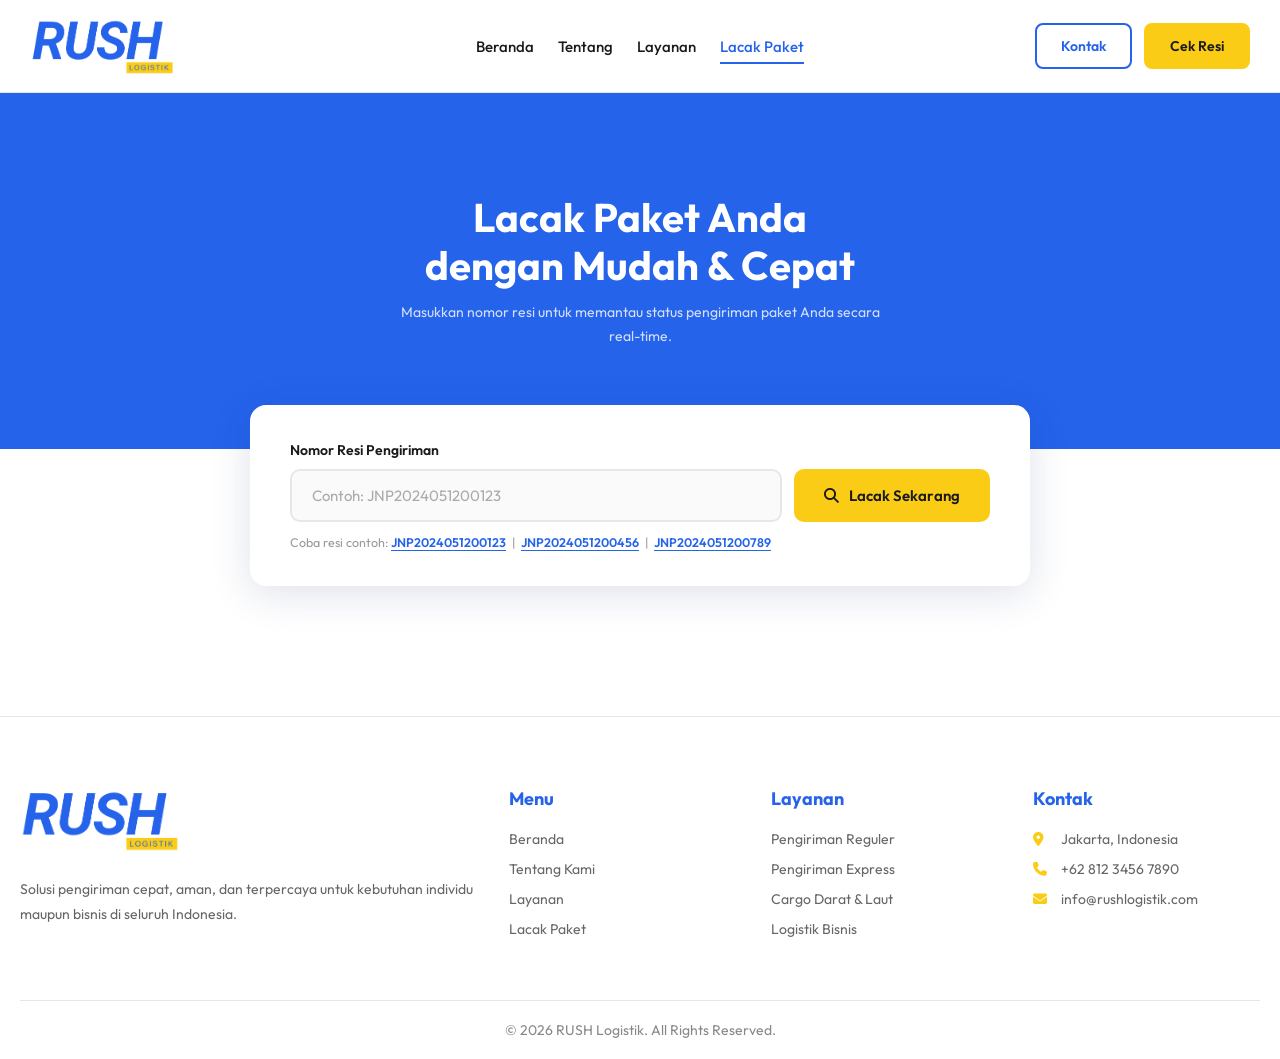
<file: tracking.html>
<!DOCTYPE html>
<html lang="id">

<head>
    <meta charset="UTF-8">
    <meta name="viewport" content="width=device-width, initial-scale=1.0">
    <title>Lacak Resi – RUSH Logistik</title>
    <link rel="stylesheet" href="css/style.css">
    <link rel="stylesheet" href="css/tracking.css">

    <link rel="preconnect" href="https://fonts.googleapis.com">
    <link rel="preconnect" href="https://fonts.gstatic.com" crossorigin>
    <link href="https://unpkg.com/aos@2.3.1/dist/aos.css" rel="stylesheet">
    <link href="https://fonts.googleapis.com/css2?family=Outfit:wght@100..900&display=swap" rel="stylesheet">
    <link rel="stylesheet" href="https://cdnjs.cloudflare.com/ajax/libs/font-awesome/6.7.2/css/all.min.css">

    <style>
    </style>
</head>

<body>

    <!-- ============ MOBILE NAV OVERLAY ============ -->
    <div class="mobile-nav" id="mobileNav">
        <div class="mobile-nav-panel">
            <button class="mobile-nav-close" id="mobileNavClose" aria-label="Tutup menu">
                <i class="fas fa-times"></i>
            </button>
            <nav class="mobile-nav-links">
                <a href="index.html">Beranda</a>
                <a href="about.html">Tentang</a>
                <a href="services.html">Layanan</a>
                <a href="tracking.html" class="active">Lacak Paket</a>
                
            </nav>
            <div class="mobile-nav-buttons">
                <a href="#kontak" class="btn-primary-trans">Kontak</a>
                <a href="tracking.html" class="btn-secondary">Cek Resi</a>
            </div>
        </div>
    </div>

    <!-- ============ HEADER ============ -->
    <header class="header">
        <div class="header-inner">
            <div class="logo">
                <a href="#">
                    <img src="images/logo.png" alt="RUSH Logistik Logo">
                </a>
            </div>

            <nav class="nav-link">
                <a href="index.html">Beranda</a>
                <a href="about.html">Tentang</a>
                <a href="services.html">Layanan</a>
                <a href="tracking.html" class="active">Lacak Paket</a>
                
            </nav>

            <div class="buttons">
                <a href="#kontak" class="btn-primary-trans">Kontak</a>
                <a href="tracking.html" class="btn-secondary">Cek Resi</a>
            </div>

            <!-- Hamburger button -->
            <button class="mobile-toggle" id="mobileToggle" aria-label="Buka menu">
                <i class="fas fa-bars"></i>
            </button>
        </div>
    </header>

    <!-- ============ HERO BANNER ============ -->
    <section class="wrapper-track-hero">
        <div class="track-hero" data-aos="fade-up">
            <h1>Lacak Paket Anda<br>dengan Mudah & Cepat</h1>
            <p>Masukkan nomor resi untuk memantau status pengiriman paket Anda secara real-time.</p>
        </div>
    </section>

    <!-- ============ SEARCH BOX ============ -->
    <div class="track-search-wrapper" data-aos="fade-up">
        <div class="track-search-card">
            <label for="resiInput">Nomor Resi Pengiriman</label>
            <div class="search-input-row">
                <input type="text" id="resiInput" placeholder="Contoh: JNP2024051200123" autocomplete="off"
                    maxlength="30" />
                <button id="trackBtn">
                    <i class="fas fa-search"></i> Lacak Sekarang
                </button>
            </div>
            <p class="track-hint">
                Coba resi contoh:
                <span onclick="demoResi('JNP2024051200123')">JNP2024051200123</span> &nbsp;|&nbsp;
                <span onclick="demoResi('JNP2024051200456')">JNP2024051200456</span> &nbsp;|&nbsp;
                <span onclick="demoResi('JNP2024051200789')">JNP2024051200789</span>
            </p>
        </div>
    </div>

    <!-- ============ RESULT AREA ============ -->
    <section class="wrapper-result">
        <div style="width:100%;max-width:780px;display:flex;flex-direction:column;gap:20px;">

            <!-- Loading -->
            <div class="loading-spinner" id="loadingSpinner">
                <div class="spinner-ring"></div>
                <p>Sedang mencari data pengiriman...</p>
            </div>

            <!-- Not Found -->
            <div class="not-found" id="notFound">
                <i class="fas fa-box-open"></i>
                <h3>Nomor Resi Tidak Ditemukan</h3>
                <p>Resi yang Anda masukkan tidak ditemukan dalam sistem kami.<br>Pastikan nomor resi sudah benar dan
                    coba kembali.</p>
            </div>

            <!-- Result -->
            <div class="result-container" id="resultContainer">

                <!-- Status Banner -->
                <div class="status-banner" id="statusBanner">
                    <div class="status-banner-left">
                        <div class="status-icon-wrap" id="statusIcon"></div>
                        <div class="status-banner-text">
                            <h3 id="statusTitle"></h3>
                            <p id="statusSub"></p>
                        </div>
                    </div>
                    <div class="status-badge" id="statusBadge"></div>
                </div>

                <!-- Info Grid -->
                <div class="info-grid">
                    <div class="info-card">
                        <div class="info-label"><i class="fas fa-barcode"></i> Nomor Resi</div>
                        <div class="info-value highlight" id="infoResi">–</div>
                    </div>
                    <div class="info-card">
                        <div class="info-label"><i class="fas fa-box"></i> Layanan</div>
                        <div class="info-value" id="infoLayanan">–</div>
                    </div>
                    <div class="info-card">
                        <div class="info-label"><i class="fas fa-weight-hanging"></i> Berat</div>
                        <div class="info-value" id="infoBerat">–</div>
                    </div>
                    <div class="info-card">
                        <div class="info-label"><i class="fas fa-user"></i> Pengirim</div>
                        <div class="info-value" id="infoPengirim">–</div>
                    </div>
                    <div class="info-card">
                        <div class="info-label"><i class="fas fa-user-check"></i> Penerima</div>
                        <div class="info-value" id="infoPenerima">–</div>
                    </div>
                    <div class="info-card">
                        <div class="info-label"><i class="fas fa-calendar-check"></i> Est. Tiba</div>
                        <div class="info-value" id="infoEta">–</div>
                    </div>
                </div>

                <!-- Route -->
                <div class="route-card">
                    <h4><i class="fas fa-route"></i> Rute Pengiriman</h4>
                    <div class="route-visual">
                        <div class="route-point">
                            <div class="route-dot"></div>
                            <div class="route-label" id="routeFrom">–</div>
                            <div class="route-sub">Pengirim</div>
                        </div>
                        <div class="route-line"></div>
                        <div class="route-point">
                            <div class="route-dot end"></div>
                            <div class="route-label" id="routeTo">–</div>
                            <div class="route-sub">Penerima</div>
                        </div>
                    </div>
                </div>

                <!-- Timeline -->
                <div class="timeline-card">
                    <h4><i class="fas fa-history"></i> Riwayat Pengiriman</h4>
                    <div class="timeline" id="timeline"></div>
                </div>

            </div><!-- /result-container -->
        </div>
    </section>

    <!-- ============ FOOTER ============ -->
    <footer class="footer" id="kontak">
        <div class="footer-content">
            <div class="footer-col">
                <img src="images/logo.png" alt="RUSH Logistik" class="footer-logo">
                <p>Solusi pengiriman cepat, aman, dan terpercaya untuk kebutuhan individu maupun bisnis di seluruh
                    Indonesia.</p>
            </div>
            <div class="footer-col">
                <h4>Menu</h4>
                <ul>
                    <li><a href="index.html">Beranda</a></li>
                    <li><a href="about.html">Tentang Kami</a></li>
                    <li><a href="services.html">Layanan</a></li>
                    <li><a href="tracking.html">Lacak Paket</a></li>
                </ul>
            </div>
            <div class="footer-col">
                <h4>Layanan</h4>
                <ul>
                    <li><a href="#">Pengiriman Reguler</a></li>
                    <li><a href="#">Pengiriman Express</a></li>
                    <li><a href="#">Cargo Darat &amp; Laut</a></li>
                    <li><a href="#">Logistik Bisnis</a></li>
                </ul>
            </div>
            <div class="footer-col">
                <h4>Kontak</h4>
                <ul>
                    <li><i class="fas fa-location-dot"></i> Jakarta, Indonesia</li>
                    <li><i class="fas fa-phone"></i> +62 812 3456 7890</li>
                    <li><i class="fas fa-envelope"></i> info@rushlogistik.com</li>
                </ul>
            </div>
        </div>
        <div class="footer-bottom">
            <p>© 2026 RUSH Logistik. All Rights Reserved.</p>
        </div>
    </footer>

    <!-- ============ SCRIPTS ============ -->
    <script src="https://unpkg.com/aos@2.3.1/dist/aos.js"></script>
    <script>
        AOS.init({ duration: 1000, once: true });
    </script>
    <script src="js/api-tracking.js"></script>

</body>

</html>
</file>
<file: css/style.css>
/* =============================================
   HOME CSS
   ============================================= */
html {
    scroll-behavior: smooth;
}

:root {
    --primary: #2563EB;
    --secondary: #FACC15;
    --dark: #1A1A1A;
    --light: #FFFFFF;
    --gray: #F5F5F5;
    --border: #E5E7EB;
}

* {
    margin: 0;
    padding: 0;
    box-sizing: border-box;
}

body {
    font-family: "Outfit", sans-serif;
    color: var(--dark);
    background: var(--light);
}

/* =============================================
   HEADER
   ============================================= */

.header {
    width: 100%;
    background: var(--light);
    z-index: 999;
    border-bottom: 1px solid var(--border);
    transition: all 0.3s ease;
    position: sticky;
    top: 0;
}

.header-inner {
    max-width: 1300px;
    margin: 0 auto;
    padding: 18px 24px;
    display: flex;
    align-items: center;
    justify-content: space-between;
    position: relative;
}

.logo img {
    height: 60px;
    width: auto;
    display: block;
}

.nav-link {
    position: absolute;
    left: 50%;
    transform: translateX(-50%);
    display: flex;
    align-items: center;
    gap: 35px;
}

.nav-link a {
    text-decoration: none;
    color: var(--dark);
    font-size: 15px;
    font-weight: 500;
    transition: all 0.3s ease;
    position: relative;
    white-space: nowrap;
}

.nav-link a::after {
    content: "";
    position: absolute;
    left: 0;
    bottom: -8px;
    width: 0;
    height: 2px;
    background: var(--primary);
    transition: 0.3s;
}

.nav-link a:hover,
.nav-link a.active {
    color: var(--primary);
}

.nav-link a:hover::after,
.nav-link a.active::after {
    width: 100%;
}

.buttons {
    display: flex;
    align-items: center;
    gap: 12px;
    flex-shrink: 0;
}

/* =============================================
   BUTTONS
   ============================================= */

.btn-primary {
    display: inline-flex;
    align-items: center;
    justify-content: center;
    padding: 12px 24px;
    background: var(--primary);
    border: 2px solid var(--primary);
    border-radius: 8px;
    text-decoration: none;
    color: var(--light);
    font-size: 14px;
    font-weight: 600;
    transition: all 0.3s ease;
    cursor: pointer;
    white-space: nowrap;
}

.btn-primary:hover {
    background: transparent;
    color: var(--primary);
}

.btn-primary-trans {
    display: inline-flex;
    align-items: center;
    justify-content: center;
    padding: 12px 24px;
    border: 2px solid var(--primary);
    border-radius: 8px;
    text-decoration: none;
    color: var(--primary);
    font-size: 14px;
    font-weight: 600;
    transition: all 0.3s ease;
    white-space: nowrap;
}

.btn-primary-trans:hover {
    background: var(--primary);
    color: var(--light);
}

.btn-secondary {
    display: inline-flex;
    align-items: center;
    justify-content: center;
    padding: 12px 24px;
    background: var(--secondary);
    border: 2px solid var(--secondary);
    border-radius: 8px;
    text-decoration: none;
    color: var(--dark);
    font-size: 14px;
    font-weight: 600;
    transition: all 0.3s ease;
    white-space: nowrap;
}

.btn-secondary:hover {
    color: var(--secondary);
    background: transparent;
    border-color: var(--secondary);
}

.btn-white {
    display: inline-flex;
    align-items: center;
    justify-content: center;
    padding: 12px 24px;
    background: transparent;
    border: 2px solid var(--light);
    border-radius: 8px;
    text-decoration: none;
    color: var(--light);
    font-size: 14px;
    font-weight: 600;
    transition: all 0.3s ease;
}

.btn-white:hover {
    color: var(--dark);
    background: var(--light);
}

/* =============================================
   MOBILE TOGGLE
   ============================================= */

.mobile-toggle {
    display: none;
    cursor: pointer;
    font-size: 28px;
    color: var(--primary);
    background: none;
    border: none;
    padding: 4px;
    z-index: 1001;
}

/* Mobile Nav Overlay */
.mobile-nav {
    display: none;
    position: fixed;
    top: 0;
    left: 0;
    width: 100%;
    height: 100%;
    background: rgba(0, 0, 0, 0.5);
    z-index: 1000;
    opacity: 0;
    transition: opacity 0.3s ease;
}

.mobile-nav.open {
    opacity: 1;
}

.mobile-nav-panel {
    position: absolute;
    top: 0;
    right: 0;
    width: 280px;
    height: 100%;
    background: var(--light);
    padding: 30px 24px;
    display: flex;
    flex-direction: column;
    gap: 0;
    transform: translateX(100%);
    transition: transform 0.3s ease;
    overflow-y: auto;
}

.mobile-nav.open .mobile-nav-panel {
    transform: translateX(0);
}

.mobile-nav-close {
    align-self: flex-end;
    background: none;
    border: none;
    font-size: 26px;
    color: var(--primary);
    cursor: pointer;
    margin-bottom: 30px;
}

.mobile-nav-links {
    display: flex;
    flex-direction: column;
    gap: 0;
    border-top: 1px solid var(--border);
}

.mobile-nav-links a {
    text-decoration: none;
    color: var(--dark);
    font-size: 16px;
    font-weight: 500;
    padding: 16px 0;
    border-bottom: 1px solid var(--border);
    transition: color 0.3s ease;
}

.mobile-nav-links a:hover,
.mobile-nav-links a.active {
    color: var(--primary);
}

.mobile-nav-buttons {
    display: flex;
    flex-direction: column;
    gap: 12px;
    margin-top: 30px;
}

.mobile-nav-buttons .btn-primary-trans,
.mobile-nav-buttons .btn-secondary {
    width: 100%;
    justify-content: center;
}

/* =============================================
   WRAPPERS
   ============================================= */

.wrapper-image {
    width: 100%;
    display: flex;
    justify-content: center;
    align-items: center;
    padding: 200px 20px;
    background-image:
        linear-gradient(rgba(0, 0, 0, 0.6), rgba(0, 0, 0, 0.6)),
        url('../images/hero-bg.jpg');
    background-size: cover;
    background-position: center;
    background-repeat: no-repeat;
}

.wrapper-white {
    background-color: var(--light);
    width: 100%;
    display: flex;
    justify-content: center;
    padding: 100px 20px;
}

.wrapper-gray {
    background-color: var(--gray);
    width: 100%;
    display: flex;
    justify-content: center;
    padding: 100px 20px;
}

.wrapper-blue {
    background-color: var(--primary);
    width: 100%;
    display: flex;
    justify-content: center;
    padding: 20px;
}

.wrapper-blue-1 {
    background-color: var(--primary);
    width: 100%;
    display: flex;
    justify-content: center;
    padding: 100px 20px;
}

/* =============================================
   HERO SECTION
   ============================================= */

.hero-section {
    display: flex;
    flex-direction: column;
    justify-content: center;
    align-items: center;
    width: 100%;
    max-width: 700px;
    gap: 30px;
    color: var(--light);
    text-align: center;
}

.hero-section h1 {
    font-size: 40px;
    text-align: center;
    line-height: 1.2;
}

.hero-section p {
    font-size: 14px;
    width: 500px;
    max-width: 100%;
}

/* =============================================
   STATS SECTION
   ============================================= */

.stats-section {
    width: 100%;
    display: grid;
    grid-template-columns: repeat(4, 1fr);
    gap: 30px;
    max-width: 1300px;
}

.stat-item {
    padding: 20px;
    border-radius: 8px;
    text-align: center;
    color: var(--light);
}

.stat-item h2 {
    font-size: 40px;
}

.stat-item p {
    font-size: 14px;
}

/* =============================================
   SECTION TITLE
   ============================================= */

.section-title {
    display: flex;
    flex-direction: column;
    justify-content: center;
    align-items: center;
    gap: 10px;
    text-align: center;
}

.section-title h2 {
    font-size: 35px;
    color: var(--primary);
}

.section-title p {
    font-size: 14px;
    color: var(--dark);
}

/* =============================================
   SERVICES SECTION
   ============================================= */

.services-section {
    display: flex;
    flex-direction: column;
    justify-content: center;
    align-items: center;
    width: 100%;
    max-width: 1300px;
    gap: 50px;
}

.services-section .item-grid {
    width: 100%;
    display: grid;
    grid-template-columns: repeat(2, 1fr);
    gap: 25px;
}

.services-section .item-grid .item {
    display: flex;
    flex-direction: row;
    gap: 30px;
    justify-content: start;
    align-items: center;
    background-color: #FFF;
    padding: 30px;
    box-shadow: 0 5px 20px rgba(0, 0, 0, 0.1);
    position: relative;
    overflow: hidden;
    border-radius: 8px;
    transition: transform 0.3s ease, box-shadow 0.3s ease;
}

.services-section .item-grid .item:hover {
    transform: translateY(-4px);
    box-shadow: 0 10px 30px rgba(0, 0, 0, 0.15);
}

.services-section .item-grid .service-icon {
    font-size: 36px;
    color: var(--primary);
    flex-shrink: 0;
    width: 70px;
    height: 70px;
    display: flex;
    align-items: center;
    justify-content: center;
    background-color: rgba(37, 99, 235, 0.08);
    border-radius: 12px;
}

.services-section .item-grid h3 {
    font-size: 18px;
    color: var(--primary);
    text-align: left;
    font-weight: 700;
    margin: 0;
}

.services-section .item-grid p {
    color: #555;
    font-size: 14px;
    text-align: left;
    margin-top: 6px;
    line-height: 1.6;
}

/* =============================================
   WHY SECTION
   ============================================= */

.why-section {
    display: flex;
    flex-direction: row;
    justify-content: center;
    align-items: center;
    width: 100%;
    max-width: 1300px;
    gap: 60px;
}

.why-section .left {
    flex: 1;
}

.why-section .left img {
    width: 100%;
    height: auto;
    object-fit: cover;
    border-radius: 12px;
}

.why-section .right {
    flex: 1;
    display: flex;
    flex-direction: column;
    justify-content: center;
    align-items: start;
    gap: 20px;
}

.why-section .right h2 {
    font-size: 35px;
    color: var(--primary);
    line-height: 1.2;
}

.why-section .right p {
    font-size: 14px;
    line-height: 1.7;
    color: #555;
    max-width: 420px;
}

.why-list {
    display: flex;
    flex-direction: column;
    gap: 20px;
    width: 100%;
}

.why-item {
    display: flex;
    align-items: center;
    gap: 15px;
    font-size: 15px;
    font-weight: 500;
}

.why-item i {
    width: 36px;
    height: 36px;
    background: var(--secondary);
    color: #fff;
    border-radius: 50%;
    display: flex;
    align-items: center;
    justify-content: center;
    flex-shrink: 0;
    font-size: 14px;
}

/* =============================================
   CTA SECTION
   ============================================= */

.cta-section {
    display: flex;
    flex-direction: column;
    justify-content: center;
    align-items: center;
    width: 100%;
    max-width: 700px;
    gap: 40px;
    text-align: center;
}

.cta-section .text {
    display: flex;
    flex-direction: column;
    gap: 16px;
    justify-content: center;
    align-items: center;
    text-align: center;
}

.cta-section .text h1 {
    font-size: 35px;
    color: var(--primary);
    line-height: 1.2;
}

.cta-section .text p {
    font-size: 14px;
    line-height: 1.7;
    color: #555;
}

.cta-section .buttons {
    flex-wrap: wrap;
    justify-content: center;
}

/* =============================================
   FOOTER
   ============================================= */

.footer {
    background: var(--light);
    color: var(--dark);
    padding: 70px 20px 20px;
    border-top: 1px solid var(--border);
}

.footer-content {
    max-width: 1300px;
    margin: 0 auto;
    display: grid;
    grid-template-columns: 2fr 1fr 1fr 1fr;
    gap: 50px;
}

.footer-logo {
    width: 160px;
    height: auto;
    margin-bottom: 20px;
}

.footer-col p {
    font-size: 14px;
    line-height: 1.8;
    color: #666;
}

.footer-col h4 {
    margin-bottom: 20px;
    font-size: 18px;
    color: var(--primary);
}

.footer-col ul {
    list-style: none;
}

.footer-col ul li {
    margin-bottom: 12px;
    font-size: 14px;
    color: #666;
    display: flex;
    align-items: flex-start;
    gap: 8px;
}

.footer-col ul li a {
    color: #666;
    text-decoration: none;
    transition: .3s;
}

.footer-col ul li a:hover {
    color: var(--primary);
}

.footer-col ul li i {
    width: 20px;
    color: var(--secondary);
    flex-shrink: 0;
    margin-top: 2px;
}

.footer-bottom {
    max-width: 1300px;
    margin: 50px auto 0;
    padding-top: 20px;
    border-top: 1px solid var(--border);
    text-align: center;
}

.footer-bottom p {
    font-size: 14px;
    color: #888;
}

/* =============================================
   ABOUT SECTION
   ============================================= */

.about-section {
    display: flex;
    flex-direction: row;
    justify-content: center;
    align-items: center;
    width: 100%;
    max-width: 1300px;
    gap: 50px;
    color: var(--dark);
    text-align: center;
}

/* =============================================
   RESPONSIVE BREAKPOINTS
   ============================================= */

/* ---- LARGE DESKTOP: max 1300px ---- */
@media (max-width: 1300px) {
    .header-inner {
        padding: 16px 30px;
    }

    .nav-link {
        gap: 24px;
    }

    .stats-section {
        gap: 20px;
    }

    .footer-content {
        gap: 35px;
    }
}

/* ---- TABLET LANDSCAPE: max 1100px ---- */
@media (max-width: 1100px) {
    .nav-link {
        gap: 18px;
    }

    .nav-link a {
        font-size: 14px;
    }

    .buttons .btn-primary-trans,
    .buttons .btn-secondary {
        padding: 10px 16px;
        font-size: 13px;
    }

    .why-section {
        gap: 40px;
    }

    .footer-content {
        grid-template-columns: 1fr 1fr;
        gap: 40px;
    }
}

/* ---- TABLET PORTRAIT: max 900px ---- */
@media (max-width: 900px) {

    /* Header: hide desktop nav, show hamburger */
    .nav-link {
        display: none;
    }

    .header .buttons {
        display: none;
    }

    .mobile-toggle {
        display: block;
    }

    /* Hero */
    .wrapper-image {
        padding: 140px 24px;
    }

    .hero-section h1 {
        font-size: 32px;
    }

    .hero-section p {
        width: 100%;
        font-size: 14px;
    }

    /* Stats: 2 columns */
    .stats-section {
        grid-template-columns: repeat(2, 1fr);
        gap: 20px;
        padding: 10px 0;
    }

    .wrapper-blue {
        padding: 30px 24px;
    }

    /* Services: 1 column */
    .services-section .item-grid {
        grid-template-columns: 1fr;
    }

    /* Why */
    .why-section {
        flex-direction: column;
        gap: 40px;
    }

    .why-section .left {
        width: 100%;
    }

    .why-section .right {
        width: 100%;
    }

    .why-section .right h2 {
        font-size: 28px;
    }

    .why-section .right p {
        max-width: 100%;
    }

    /* Wrapper padding */
    .wrapper-white,
    .wrapper-gray {
        padding: 70px 24px;
    }

    /* CTA */
    .cta-section .text h1 {
        font-size: 28px;
    }

    /* Footer */
    .footer-content {
        grid-template-columns: 1fr 1fr;
        gap: 36px;
    }

    .footer {
        padding: 50px 24px 20px;
    }

    /* Section titles */
    .section-title h2 {
        font-size: 28px;
    }
}

/* ---- MOBILE LARGE: max 600px ---- */
@media (max-width: 600px) {

    /* Logo */
    .logo img {
        height: 46px;
    }

    /* Hero */
    .wrapper-image {
        padding: 100px 20px;
    }

    .hero-section {
        gap: 20px;
    }

    .hero-section h1 {
        font-size: 26px;
        line-height: 1.3;
    }

    .hero-section p {
        font-size: 13px;
        width: 100%;
    }

    /* Stats */
    .stats-section {
        grid-template-columns: repeat(2, 1fr);
        gap: 16px;
    }

    .stat-item h2 {
        font-size: 30px;
    }

    .stat-item p {
        font-size: 13px;
    }

    /* Wrapper padding */
    .wrapper-white,
    .wrapper-gray {
        padding: 60px 16px;
    }

    /* Section title */
    .section-title h2 {
        font-size: 24px;
    }

    .section-title p {
        font-size: 13px;
        text-align: center;
    }

    /* Services */
    .services-section {
        gap: 35px;
    }

    .services-section .item-grid {
        gap: 16px;
    }

    .services-section .item-grid .item {
        flex-direction: column;
        align-items: flex-start;
        gap: 16px;
        padding: 24px;
    }

    .services-section .item-grid .service-icon {
        font-size: 28px;
        width: 56px;
        height: 56px;
    }

    .services-section .item-grid h3 {
        font-size: 17px;
    }

    /* Why */
    .why-section .right h2 {
        font-size: 24px;
    }

    .why-item {
        font-size: 14px;
    }

    /* CTA */
    .cta-section {
        gap: 30px;
    }

    .cta-section .text h1 {
        font-size: 24px;
    }

    .cta-section .buttons {
        flex-direction: column;
        width: 100%;
        align-items: stretch;
    }

    .cta-section .buttons a {
        width: 100%;
        justify-content: center;
    }

    /* Footer */
    .footer-content {
        grid-template-columns: 1fr;
        gap: 30px;
    }

    .footer {
        padding: 40px 16px 16px;
    }

    .footer-logo {
        width: 140px;
    }

    .footer-col h4 {
        font-size: 16px;
        margin-bottom: 14px;
    }

    .footer-bottom {
        margin-top: 30px;
    }

    /* Buttons */
    .btn-primary,
    .btn-secondary,
    .btn-white,
    .btn-primary-trans {
        padding: 12px 20px;
        font-size: 13px;
    }
}

/* ---- MOBILE SMALL: max 400px ---- */
@media (max-width: 400px) {
    .hero-section h1 {
        font-size: 22px;
    }

    .header-inner {
        padding: 14px 16px;
    }

    .logo img {
        height: 40px;
    }

    .stats-section {
        grid-template-columns: 1fr 1fr;
        gap: 10px;
    }

    .stat-item h2 {
        font-size: 26px;
    }

    .section-title h2 {
        font-size: 22px;
    }

    .cta-section .text h1 {
        font-size: 20px;
    }

    .why-section .right h2 {
        font-size: 22px;
    }
}
</file>
<file: css/about.css>
/* =============================================
   JNP EXPRESS - ABOUT PAGE STYLESHEET
   Extends style.css — import style.css first
   ============================================= */

/* =============================================
   PAGE HERO (Banner Tentang)
   ============================================= */

.page-hero {
    width: 100%;
    display: flex;
    justify-content: center;
    align-items: center;
    padding: 100px 24px;
    background-image:
        linear-gradient(135deg, rgba(30, 51, 120, 0.92) 0%, rgba(30, 51, 120, 0.75) 100%),
        url('../images/hero-bg.jpg');
    background-size: cover;
    background-position: center;
    background-repeat: no-repeat;
    position: relative;
    overflow: hidden;
}

/* Decorative diagonal stripe */
.page-hero::after {
    content: '';
    position: absolute;
    bottom: -2px;
    left: 0;
    width: 100%;
    height: 60px;
    background: var(--light);
    clip-path: polygon(0 60%, 100% 0, 100% 100%, 0 100%);
}

.page-hero-content {
    display: flex;
    flex-direction: column;
    align-items: flex-start;
    gap: 14px;
    width: 100%;
    max-width: 1300px;
    color: var(--light);
}

.page-hero-content .breadcrumb {
    display: flex;
    align-items: center;
    gap: 8px;
    font-size: 13px;
    font-weight: 500;
    opacity: 0.8;
}

.page-hero-content .breadcrumb a {
    color: var(--light);
    text-decoration: none;
    transition: opacity 0.2s;
}

.page-hero-content .breadcrumb a:hover {
    opacity: 1;
}

.page-hero-content .breadcrumb i {
    font-size: 10px;
    opacity: 0.6;
}

.page-hero-content h1 {
    font-size: 44px;
    font-weight: 700;
    line-height: 1.15;
    max-width: 600px;
}

.page-hero-content p {
    font-size: 15px;
    line-height: 1.7;
    opacity: 0.85;
    max-width: 500px;
}

/* =============================================
   INTRO / STORY SECTION
   ============================================= */

.about-intro {
    display: flex;
    flex-direction: row;
    align-items: center;
    gap: 70px;
    width: 100%;
    max-width: 1300px;
}

.about-intro .left {
    flex: 1;
    position: relative;
}

.about-intro .left .img-main {
    width: 100%;
    border-radius: 12px;
    object-fit: cover;
    display: block;
    aspect-ratio: 4/3;
}

/* Floating badge on image */
.about-intro .left .badge-founded {
    position: absolute;
    bottom: -20px;
    right: -20px;
    background: var(--secondary);
    color: var(--light);
    border-radius: 12px;
    padding: 20px 24px;
    text-align: center;
    box-shadow: 0 8px 30px rgba(255, 75, 58, 0.35);
}

.about-intro .left .badge-founded .year {
    font-size: 36px;
    font-weight: 800;
    line-height: 1;
}

.about-intro .left .badge-founded .label {
    font-size: 12px;
    font-weight: 500;
    margin-top: 4px;
    opacity: 0.9;
}

.about-intro .right {
    flex: 1;
    display: flex;
    flex-direction: column;
    gap: 20px;
}

.about-intro .right .tag {
    display: inline-flex;
    align-items: center;
    gap: 8px;
    background: rgba(30, 51, 120, 0.08);
    color: var(--primary);
    font-size: 13px;
    font-weight: 600;
    padding: 6px 14px;
    border-radius: 100px;
    width: fit-content;
    letter-spacing: 0.5px;
    text-transform: uppercase;
}

.about-intro .right h2 {
    font-size: 36px;
    color: var(--primary);
    line-height: 1.25;
    font-weight: 700;
}

.about-intro .right p {
    font-size: 14px;
    line-height: 1.85;
    color: #555;
}

.about-intro .right .highlight-row {
    display: flex;
    gap: 30px;
    margin-top: 8px;
}

.about-intro .right .highlight-item {
    display: flex;
    flex-direction: column;
    gap: 4px;
}

.about-intro .right .highlight-item .num {
    font-size: 28px;
    font-weight: 800;
    color: var(--primary);
    line-height: 1;
}

.about-intro .right .highlight-item .desc {
    font-size: 13px;
    color: #666;
}

.about-intro .right .divider {
    width: 1px;
    background: var(--border);
    align-self: stretch;
}

/* =============================================
   VISION & MISSION
   ============================================= */

.visi-misi-section {
    display: flex;
    flex-direction: column;
    align-items: center;
    gap: 50px;
    width: 100%;
    max-width: 1300px;
}

.visi-misi-grid {
    display: grid;
    grid-template-columns: 1fr 1fr;
    gap: 30px;
    width: 100%;
}

.visi-misi-card {
    background: var(--light);
    border-radius: 16px;
    padding: 40px;
    box-shadow: 0 4px 24px rgba(0, 0, 0, 0.07);
    display: flex;
    flex-direction: column;
    gap: 18px;
    transition: transform 0.3s ease, box-shadow 0.3s ease;
}

.visi-misi-card:hover {
    transform: translateY(-4px);
    box-shadow: 0 10px 36px rgba(0, 0, 0, 0.12);
}

.visi-misi-card.accent {
    border-top-color: var(--secondary);
}

.visi-misi-card .card-icon {
    width: 52px;
    height: 52px;
    border-radius: 12px;
    background: rgba(30, 51, 120, 0.1);
    display: flex;
    align-items: center;
    justify-content: center;
    font-size: 22px;
    color: var(--primary);
}

.visi-misi-card.accent .card-icon {
    background: rgba(255, 75, 58, 0.1);
    color: var(--secondary);
}

.visi-misi-card h3 {
    font-size: 22px;
    color: var(--primary);
    font-weight: 700;
}

.visi-misi-card.accent h3 {
    color: var(--secondary);
}

.visi-misi-card p {
    font-size: 14px;
    line-height: 1.8;
    color: #555;
}

.visi-misi-card ul {
    list-style: none;
    display: flex;
    flex-direction: column;
    gap: 12px;
    padding: 0;
}

.visi-misi-card ul li {
    display: flex;
    align-items: flex-start;
    gap: 12px;
    font-size: 14px;
    color: #444;
    line-height: 1.6;
}

.visi-misi-card ul li i {
    color: var(--secondary);
    margin-top: 2px;
    flex-shrink: 0;
    font-size: 13px;
}

/* =============================================
   VALUES / CORE SECTION
   ============================================= */

.values-section {
    display: flex;
    flex-direction: column;
    align-items: center;
    gap: 50px;
    width: 100%;
    max-width: 1300px;
}

.values-grid {
    display: grid;
    grid-template-columns: repeat(3, 1fr);
    gap: 24px;
    width: 100%;
}

.value-card {
    background: var(--light);
    border-radius: 14px;
    padding: 36px 28px;
    display: flex;
    flex-direction: column;
    gap: 14px;
    position: relative;
    overflow: hidden;
    transition: transform 0.3s ease, box-shadow 0.3s ease;
    box-shadow: 0 2px 16px rgba(0, 0, 0, 0.06);
}

.value-card::before {
    content: '';
    position: absolute;
    top: 0;
    left: 0;
    width: 100%;
    height: 3px;
    background: linear-gradient(90deg, var(--primary), var(--secondary));
    opacity: 0;
    transition: opacity 0.3s ease;
}

.value-card:hover {
    transform: translateY(-5px);
    box-shadow: 0 12px 32px rgba(0, 0, 0, 0.12);
}

.value-card:hover::before {
    opacity: 1;
}

.value-card .icon-wrap {
    width: 56px;
    height: 56px;
    border-radius: 14px;
    background: rgba(30, 51, 120, 0.08);
    display: flex;
    align-items: center;
    justify-content: center;
    font-size: 24px;
    color: var(--primary);
    transition: background 0.3s ease;
}

.value-card:hover .icon-wrap {
    background: var(--primary);
    color: var(--light);
}

.value-card h4 {
    font-size: 17px;
    font-weight: 700;
    color: var(--primary);
}

.value-card p {
    font-size: 13.5px;
    color: #666;
    line-height: 1.75;
}

/* =============================================
   TEAM SECTION
   ============================================= */

.team-section {
    display: flex;
    flex-direction: column;
    align-items: center;
    gap: 50px;
    width: 100%;
    max-width: 1300px;
}

.team-grid {
    display: grid;
    grid-template-columns: repeat(4, 1fr);
    gap: 24px;
    width: 100%;
}

.team-card {
    background: var(--light);
    border-radius: 14px;
    overflow: hidden;
    box-shadow: 0 2px 16px rgba(0, 0, 0, 0.07);
    transition: transform 0.3s ease, box-shadow 0.3s ease;
    text-align: center;
}

.team-card:hover {
    transform: translateY(-6px);
    box-shadow: 0 14px 36px rgba(0, 0, 0, 0.13);
}

.team-card .avatar {
    width: 100%;
    aspect-ratio: 1;
    object-fit: cover;
    display: block;
    background: linear-gradient(135deg, #e0e7ff, #c7d2fe);
}

/* Placeholder avatar when no image */
.team-card .avatar-placeholder {
    width: 100%;
    aspect-ratio: 1;
    background: linear-gradient(135deg, rgba(30, 51, 120, 0.12), rgba(30, 51, 120, 0.06));
    display: flex;
    align-items: center;
    justify-content: center;
    font-size: 56px;
    color: rgba(30, 51, 120, 0.25);
}

.team-card .team-info {
    padding: 20px 16px 24px;
}

.team-card .team-info h4 {
    font-size: 16px;
    font-weight: 700;
    color: var(--primary);
    margin-bottom: 4px;
}

.team-card .team-info .role {
    font-size: 13px;
    color: var(--secondary);
    font-weight: 500;
    margin-bottom: 10px;
}

.team-card .team-info p {
    font-size: 13px;
    color: #777;
    line-height: 1.6;
}

/* =============================================
   TIMELINE / MILESTONES
   ============================================= */

.milestones-section {
    display: flex;
    flex-direction: column;
    align-items: center;
    gap: 50px;
    width: 100%;
    max-width: 900px;
}

.timeline {
    width: 100%;
    display: flex;
    flex-direction: column;
    gap: 0;
    position: relative;
}

/* Center vertical line */
.timeline::before {
    content: '';
    position: absolute;
    left: 50%;
    top: 0;
    bottom: 0;
    width: 2px;
    background: var(--border);
    transform: translateX(-50%);
}

.timeline-item {
    display: grid;
    grid-template-columns: 1fr 60px 1fr;
    gap: 0;
    align-items: start;
    margin-bottom: 48px;
}

.timeline-item:last-child {
    margin-bottom: 0;
}

/* Alternating: odd items → content left, even → content right */
.timeline-item:nth-child(odd) .timeline-content {
    grid-column: 1;
    text-align: right;
    padding-right: 30px;
}

.timeline-item:nth-child(odd) .timeline-empty {
    grid-column: 3;
}

.timeline-item:nth-child(even) .timeline-content {
    grid-column: 3;
    text-align: left;
    padding-left: 30px;
}

.timeline-item:nth-child(even) .timeline-empty {
    grid-column: 1;
}

.timeline-dot {
    grid-column: 2;
    display: flex;
    flex-direction: column;
    align-items: center;
    padding-top: 4px;
    position: relative;
    z-index: 1;
}

.timeline-dot .dot {
    width: 46px;
    height: 46px;
    border-radius: 50%;
    background: var(--primary);
    color: var(--light);
    display: flex;
    align-items: center;
    justify-content: center;
    font-size: 12px;
    font-weight: 800;
    border: 3px solid var(--light);
    box-shadow: 0 0 0 2px var(--primary);
    flex-shrink: 0;
}

.timeline-content .year-tag {
    display: inline-block;
    font-size: 12px;
    font-weight: 700;
    color: var(--secondary);
    text-transform: uppercase;
    letter-spacing: 0.5px;
    margin-bottom: 6px;
}

.timeline-content h4 {
    font-size: 16px;
    font-weight: 700;
    color: var(--primary);
    margin-bottom: 6px;
    line-height: 1.3;
}

.timeline-content p {
    font-size: 13.5px;
    color: #666;
    line-height: 1.65;
}

/* =============================================
   CTA SECTION (reused from index, override color)
   ============================================= */

.about-cta-section {
    display: flex;
    flex-direction: column;
    justify-content: center;
    align-items: center;
    width: 100%;
    max-width: 700px;
    gap: 36px;
    text-align: center;
}

.about-cta-section .text h2 {
    font-size: 34px;
    color: var(--primary);
    line-height: 1.25;
    font-weight: 700;
    margin-bottom: 14px;
}

.about-cta-section .text p {
    font-size: 14px;
    line-height: 1.75;
    color: #555;
}

.about-cta-section .buttons {
    display: flex;
    gap: 14px;
    flex-wrap: wrap;
    justify-content: center;
}

/* =============================================
   RESPONSIVE — ABOUT PAGE SPECIFIC
   ============================================= */

/* ---- LARGE DESKTOP: max 1300px ---- */
@media (max-width: 1300px) {
    .about-intro {
        gap: 50px;
    }

    .team-grid {
        grid-template-columns: repeat(3, 1fr);
    }
}

/* ---- TABLET LANDSCAPE: max 1100px ---- */
@media (max-width: 1100px) {
    .page-hero-content h1 {
        font-size: 36px;
    }

    .about-intro {
        gap: 40px;
    }

    .about-intro .right h2 {
        font-size: 30px;
    }

    .values-grid {
        grid-template-columns: repeat(2, 1fr);
    }

    .team-grid {
        grid-template-columns: repeat(2, 1fr);
    }
}

/* ---- TABLET PORTRAIT: max 900px ---- */
@media (max-width: 900px) {
    .page-hero {
        padding: 80px 24px 100px;
    }

    .page-hero-content h1 {
        font-size: 30px;
    }

    .page-hero-content p {
        font-size: 14px;
    }

    /* Intro: stack vertically */
    .about-intro {
        flex-direction: column;
        gap: 60px;
    }

    .about-intro .left {
        width: 100%;
    }

    .about-intro .left .badge-founded {
        right: 20px;
        bottom: -16px;
    }

    .about-intro .right {
        width: 100%;
        padding-top: 10px;
    }

    .about-intro .right h2 {
        font-size: 28px;
    }

    /* Vision & Mission: stack */
    .visi-misi-grid {
        grid-template-columns: 1fr;
        gap: 20px;
    }

    /* Values: 2 columns */
    .values-grid {
        grid-template-columns: repeat(2, 1fr);
    }

    /* Team: 2 columns */
    .team-grid {
        grid-template-columns: repeat(2, 1fr);
    }

    /* Timeline: collapse to single column */
    .timeline::before {
        left: 22px;
        transform: none;
    }

    .timeline-item {
        grid-template-columns: 46px 1fr;
        grid-template-rows: auto;
    }

    .timeline-item:nth-child(odd) .timeline-content,
    .timeline-item:nth-child(even) .timeline-content {
        grid-column: 2;
        grid-row: 1;
        text-align: left;
        padding-left: 20px;
        padding-right: 0;
    }

    .timeline-dot {
        grid-column: 1;
        grid-row: 1;
    }

    .timeline-item:nth-child(odd) .timeline-empty,
    .timeline-item:nth-child(even) .timeline-empty {
        display: none;
    }

    /* CTA */
    .about-cta-section .text h2 {
        font-size: 26px;
    }
}

/* ---- MOBILE LARGE: max 600px ---- */
@media (max-width: 600px) {
    .page-hero {
        padding: 60px 16px 90px;
    }

    .page-hero-content h1 {
        font-size: 24px;
    }

    .page-hero-content p {
        font-size: 13px;
    }

    .about-intro .right h2 {
        font-size: 22px;
    }

    .about-intro .right .highlight-row {
        gap: 20px;
        flex-wrap: wrap;
    }

    .about-intro .right .highlight-item .num {
        font-size: 24px;
    }

    .visi-misi-card {
        padding: 28px 22px;
    }

    .visi-misi-card h3 {
        font-size: 19px;
    }

    /* Values: 1 column */
    .values-grid {
        grid-template-columns: 1fr;
    }

    /* Team: 2 columns still */
    .team-grid {
        grid-template-columns: repeat(2, 1fr);
        gap: 16px;
    }

    .team-card .team-info h4 {
        font-size: 14px;
    }

    .team-card .team-info .role {
        font-size: 12px;
    }

    /* Milestones */
    .milestones-section {
        gap: 36px;
    }

    .timeline-dot .dot {
        width: 38px;
        height: 38px;
        font-size: 10px;
    }

    .timeline::before {
        left: 18px;
    }

    .timeline-item {
        grid-template-columns: 38px 1fr;
        margin-bottom: 36px;
    }

    .timeline-item:nth-child(odd) .timeline-content,
    .timeline-item:nth-child(even) .timeline-content {
        padding-left: 16px;
    }

    .timeline-content h4 {
        font-size: 15px;
    }

    /* CTA */
    .about-cta-section .text h2 {
        font-size: 22px;
    }

    .about-cta-section .buttons {
        flex-direction: column;
        width: 100%;
    }

    .about-cta-section .buttons a {
        width: 100%;
        justify-content: center;
    }
}

/* ---- MOBILE SMALL: max 400px ---- */
@media (max-width: 400px) {
    .page-hero-content h1 {
        font-size: 20px;
    }

    /* Team: 1 column */
    .team-grid {
        grid-template-columns: 1fr;
        max-width: 280px;
        margin: 0 auto;
    }

    .about-cta-section .text h2 {
        font-size: 20px;
    }
}
</file>
<file: css/services.css>
/* =============================================
   JNP EXPRESS - SERVICES PAGE STYLESHEET
   Extends style.css — import style.css first
   ============================================= */

/* =============================================
   PAGE HERO
   ============================================= */

.page-hero {
    width: 100%;
    display: flex;
    justify-content: center;
    align-items: center;
    padding: 100px 24px;
    background-image:
        linear-gradient(135deg, rgba(30, 51, 120, 0.92) 0%, rgba(30, 51, 120, 0.75) 100%),
        url('../images/hero-bg.jpg');
    background-size: cover;
    background-position: center;
    background-repeat: no-repeat;
    position: relative;
    overflow: hidden;
}

.page-hero::after {
    content: '';
    position: absolute;
    bottom: -2px;
    left: 0;
    width: 100%;
    height: 60px;
    background: var(--gray);
    clip-path: polygon(0 60%, 100% 0, 100% 100%, 0 100%);
}

.page-hero-content {
    display: flex;
    flex-direction: column;
    align-items: flex-start;
    gap: 14px;
    width: 100%;
    max-width: 1300px;
    color: var(--light);
}

.page-hero-content .breadcrumb {
    display: flex;
    align-items: center;
    gap: 8px;
    font-size: 13px;
    font-weight: 500;
    opacity: 0.8;
}

.page-hero-content .breadcrumb a {
    color: var(--light);
    text-decoration: none;
    transition: opacity 0.2s;
}

.page-hero-content .breadcrumb a:hover {
    opacity: 1;
}

.page-hero-content .breadcrumb i {
    font-size: 10px;
    opacity: 0.6;
}

.page-hero-content h1 {
    font-size: 44px;
    font-weight: 700;
    line-height: 1.15;
    max-width: 620px;
}

.page-hero-content p {
    font-size: 15px;
    line-height: 1.7;
    opacity: 0.85;
    max-width: 500px;
}

/* =============================================
   SERVICES LIST SECTION
   ============================================= */

.services-full-section {
    display: flex;
    flex-direction: column;
    align-items: center;
    gap: 50px;
    width: 100%;
    max-width: 1300px;
}

/* Main 2-col grid (same pattern as index) */
.services-full-section .item-grid {
    width: 100%;
    display: grid;
    grid-template-columns: repeat(2, 1fr);
    gap: 25px;
}

.services-full-section .item-grid .item {
    display: flex;
    flex-direction: row;
    gap: 30px;
    justify-content: flex-start;
    align-items: center;
    background-color: var(--light);
    padding: 34px 30px;
    box-shadow: 0 5px 20px rgba(0, 0, 0, 0.08);
    border-radius: 12px;
    position: relative;
    overflow: hidden;
    transition: transform 0.3s ease, box-shadow 0.3s ease;
    border-left: 4px solid transparent;
}

.services-full-section .item-grid .item:hover {
    transform: translateY(-5px);
    box-shadow: 0 14px 36px rgba(0, 0, 0, 0.13);
    border-left-color: var(--primary);
}

/* Subtle number watermark */
.services-full-section .item-grid .item .item-number {
    position: absolute;
    top: 12px;
    right: 18px;
    font-size: 52px;
    font-weight: 900;
    color: rgba(30, 51, 120, 0.05);
    line-height: 1;
    pointer-events: none;
    user-select: none;
}

.services-full-section .item-grid img {
    width: 72px;
    height: 72px;
    object-fit: contain;
    flex-shrink: 0;
}

.services-full-section .item-grid .item-text h3 {
    font-size: 19px;
    color: var(--primary);
    font-weight: 700;
    margin-bottom: 8px;
}

.services-full-section .item-grid .item-text p {
    color: #555;
    font-size: 14px;
    line-height: 1.7;
    margin-bottom: 12px;
}

.services-full-section .item-grid .item-text .item-tags {
    display: flex;
    flex-wrap: wrap;
    gap: 8px;
}

.services-full-section .item-grid .item-text .item-tags span {
    background: rgba(30, 51, 120, 0.07);
    color: var(--primary);
    font-size: 12px;
    font-weight: 600;
    padding: 4px 12px;
    border-radius: 100px;
}

/* =============================================
   ALUR PENGIRIMAN (PROCESS FLOW)
   ============================================= */

.alur-section {
    display: flex;
    flex-direction: column;
    align-items: center;
    gap: 60px;
    width: 100%;
    max-width: 1300px;
}

/* Horizontal flow strip */
.alur-flow {
    width: 100%;
    display: grid;
    grid-template-columns: 1fr 40px 1fr 40px 1fr 40px 1fr;
    align-items: center;
    gap: 0;
}

/* Step card */
.alur-step {
    display: flex;
    flex-direction: column;
    align-items: center;
    text-align: center;
    gap: 18px;
    padding: 36px 20px;
    background: var(--light);
    border-radius: 16px;
    box-shadow: 0 4px 20px rgba(0, 0, 0, 0.07);
    position: relative;
    transition: transform 0.3s ease, box-shadow 0.3s ease;
    cursor: default;
}

.alur-step:hover {
    transform: translateY(-6px);
}


/* Step number badge */
.alur-step .step-num {
    position: absolute;
    top: -16px;
    left: 50%;
    transform: translateX(-50%);
    width: 34px;
    height: 34px;
    background: var(--primary);
    color: var(--light);
    border-radius: 50%;
    display: flex;
    align-items: center;
    justify-content: center;
    font-size: 13px;
    font-weight: 800;
    box-shadow: 0 4px 12px rgba(30, 51, 120, 0.3);
    border: 2px solid var(--light);
}

/* Icon circle */
.alur-step .step-icon {
    width: 80px;
    height: 80px;
    border-radius: 50%;
    background: rgba(30, 51, 120, 0.08);
    display: flex;
    align-items: center;
    justify-content: center;
    font-size: 32px;
    color: var(--primary);
    margin-top: 10px;
    transition: background 0.3s ease, color 0.3s ease;
    flex-shrink: 0;
}

.alur-step h4 {
    font-size: 17px;
    font-weight: 700;
    color: var(--primary);
}

.alur-step p {
    font-size: 13.5px;
    color: #666;
    line-height: 1.65;
}

/* Detail list inside step */
.alur-step .step-details {
    display: flex;
    flex-direction: column;
    gap: 7px;
    width: 100%;
    margin-top: 4px;
}

.alur-step .step-details li {
    list-style: none;
    display: flex;
    align-items: center;
    gap: 8px;
    font-size: 13px;
    color: #555;
}

.alur-step .step-details li i {
    color: var(--secondary);
    font-size: 11px;
    flex-shrink: 0;
}

/* Arrow connector between steps */
.alur-arrow {
    display: flex;
    align-items: center;
    justify-content: center;
    color: var(--primary);
    opacity: 0.35;
    font-size: 22px;
}

/* =============================================
   CTA SECTION
   ============================================= */

.services-cta-section {
    display: flex;
    flex-direction: column;
    justify-content: center;
    align-items: center;
    width: 100%;
    max-width: 700px;
    gap: 36px;
    text-align: center;
}

.services-cta-section .text h2 {
    font-size: 34px;
    color: var(--primary);
    line-height: 1.25;
    font-weight: 700;
    margin-bottom: 14px;
}

.services-cta-section .text p {
    font-size: 14px;
    line-height: 1.75;
    color: #555;
}

.services-cta-section .buttons {
    display: flex;
    gap: 14px;
    flex-wrap: wrap;
    justify-content: center;
}

/* =============================================
   RESPONSIVE
   ============================================= */

/* ---- max 1100px ---- */
@media (max-width: 1100px) {
    .page-hero-content h1 {
        font-size: 36px;
    }

    /* Flow: collapse to 2×2 grid */
    .alur-flow {
        grid-template-columns: 1fr 1fr;
        grid-template-rows: auto auto;
        gap: 50px 30px;
    }

    /* Hide horizontal arrows */
    .alur-arrow {
        display: none;
    }

    /* Show relative connector line between rows */
    .alur-step {
        padding: 40px 24px 32px;
    }
}

/* ---- max 900px ---- */
@media (max-width: 900px) {
    .page-hero {
        padding: 80px 24px 100px;
    }

    .page-hero-content h1 {
        font-size: 30px;
    }

    .page-hero-content p {
        font-size: 14px;
    }

    /* Services grid: 1 column */
    .services-full-section .item-grid {
        grid-template-columns: 1fr;
    }

    /* Alur: already 2 cols, keep it */
    .alur-flow {
        gap: 40px 20px;
    }
}

/* ---- max 600px ---- */
@media (max-width: 600px) {
    .page-hero {
        padding: 60px 16px 90px;
    }

    .page-hero-content h1 {
        font-size: 24px;
    }

    .page-hero-content p {
        font-size: 13px;
    }

    /* Services item: stack icon on top */
    .services-full-section .item-grid .item {
        flex-direction: column;
        align-items: flex-start;
        gap: 16px;
        padding: 28px 22px;
    }

    /* Alur: single column */
    .alur-flow {
        grid-template-columns: 1fr;
        gap: 50px;
    }

    .alur-step {
        padding: 38px 20px 28px;
    }

    /* CTA */
    .services-cta-section .text h2 {
        font-size: 24px;
    }

    .services-cta-section .buttons {
        flex-direction: column;
        width: 100%;
    }

    .services-cta-section .buttons a {
        width: 100%;
        justify-content: center;
    }
}

/* ---- max 400px ---- */
@media (max-width: 400px) {
    .page-hero-content h1 {
        font-size: 20px;
    }

    .services-cta-section .text h2 {
        font-size: 20px;
    }

    .alur-step .step-icon {
        width: 66px;
        height: 66px;
        font-size: 26px;
    }

    .alur-step h4 {
        font-size: 15px;
    }
}
</file>
<file: css/tracking.css>
/* ---- Hero Banner ---- */
.wrapper-track-hero {
    width: 100%;
    background: var(--primary);
    display: flex;
    justify-content: center;
    align-items: center;
    padding: 100px 20px 100px;
}

.track-hero {
    display: flex;
    flex-direction: column;
    align-items: center;
    text-align: center;
    color: var(--light);
    gap: 12px;
    width: 100%;
    max-width: 700px;
}

.track-hero .badge {
    display: inline-flex;
    align-items: center;
    gap: 8px;
    background: rgba(255, 255, 255, 0.15);
    border: 1px solid rgba(255, 255, 255, 0.3);
    border-radius: 50px;
    padding: 6px 16px;
    font-size: 13px;
    font-weight: 500;
    letter-spacing: 0.5px;
    margin-bottom: 6px;
}

.track-hero h1 {
    font-size: 40px;
    font-weight: 700;
    line-height: 1.2;
}

.track-hero p {
    font-size: 14px;
    color: rgba(255, 255, 255, 0.8);
    max-width: 480px;
    line-height: 1.7;
}

/* ---- Search Box (overlapping) ---- */
.track-search-wrapper {

    width: 100%;
    display: flex;
    justify-content: center;
    padding: 0 20px;
    margin-top: -44px;
    position: relative;
    z-index: 10;
}

.track-search-card {
    background: var(--light);
    border-radius: 16px;
    box-shadow: 0 8px 40px rgba(30, 51, 120, 0.14);
    padding: 36px 40px;
    width: 100%;
    max-width: 780px;
}

.track-search-card label {
    display: block;
    font-size: 14px;
    font-weight: 600;
    color: var(--dark);
    margin-bottom: 10px;
}

.search-input-row {
    display: flex;
    gap: 12px;
}

.search-input-row input {
    flex: 1;
    padding: 15px 20px;
    border: 2px solid var(--border);
    border-radius: 10px;
    font-family: "Outfit", sans-serif;
    font-size: 15px;
    color: var(--dark);
    outline: none;
    transition: border-color 0.3s ease;
    background: #fafafa;
}

.search-input-row input::placeholder {
    color: #aaa;
}

.search-input-row input:focus {
    border-color: var(--primary);
    background: var(--light);
}

.search-input-row button {
    padding: 15px 28px;
    background: var(--secondary);
    color: var(--dark);
    border: 2px solid var(--secondary);
    border-radius: 10px;
    font-family: "Outfit", sans-serif;
    font-size: 15px;
    font-weight: 600;
    cursor: pointer;
    white-space: nowrap;
    display: inline-flex;
    align-items: center;
    gap: 10px;
    transition: all 0.3s ease;
}

.search-input-row button:hover {
    background: transparent;
    color: var(--secondary);
}

.track-hint {
    margin-top: 12px;
    font-size: 12.5px;
    color: #999;
}

.track-hint span {
    cursor: pointer;
    color: var(--primary);
    font-weight: 600;
    text-decoration: underline;
    text-underline-offset: 3px;
    transition: color 0.2s;
}

.track-hint span:hover {
    color: var(--secondary);
}

/* ---- Result Container ---- */
.wrapper-result {
    width: 100%;
    display: flex;
    justify-content: center;
    padding: 50px 20px 80px;
}

.result-container {
    width: 100%;
    max-width: 780px;
    display: none;
    flex-direction: column;
    gap: 20px;
    animation: fadeSlideUp 0.5s ease forwards;
}

.result-container.show {
    display: flex;
}

@keyframes fadeSlideUp {
    from {
        opacity: 0;
        transform: translateY(20px);
    }

    to {
        opacity: 1;
        transform: translateY(0);
    }
}

/* ---- Status Banner ---- */
.status-banner {
    border-radius: 14px;
    padding: 24px 28px;
    display: flex;
    align-items: center;
    justify-content: space-between;
    gap: 20px;
    flex-wrap: wrap;
}

.status-banner.delivered {
    background: #0f6b3a;
    color: white;
}

.status-banner.in-transit {
    background: var(--primary);
    color: white;
}

.status-banner.pending {
    background: var(--secondary);
    color: white;
}

.status-banner-left {
    display: flex;
    align-items: center;
    gap: 16px;
}

.status-icon-wrap {
    width: 56px;
    height: 56px;
    border-radius: 50%;
    background: rgba(255, 255, 255, 0.2);
    display: flex;
    align-items: center;
    justify-content: center;
    font-size: 22px;
    flex-shrink: 0;
}

.status-banner-text h3 {
    font-size: 20px;
    font-weight: 700;
}

.status-banner-text p {
    font-size: 13px;
    opacity: 0.85;
    margin-top: 2px;
}

.status-badge {
    display: inline-flex;
    align-items: center;
    gap: 6px;
    padding: 8px 16px;
    border-radius: 50px;
    background: rgba(255, 255, 255, 0.2);
    border: 1px solid rgba(255, 255, 255, 0.4);
    font-size: 13px;
    font-weight: 700;
    letter-spacing: 0.3px;
    flex-shrink: 0;
}

/* ---- Info Grid ---- */
.info-grid {
    display: grid;
    grid-template-columns: repeat(3, 1fr);
    gap: 14px;
}

.info-card {
    background: var(--light);
    border-radius: 12px;
    padding: 20px 22px;
    border: 1px solid var(--border);
}

.info-card .info-label {
    font-size: 12px;
    color: #999;
    font-weight: 600;
    text-transform: uppercase;
    letter-spacing: 0.6px;
    margin-bottom: 6px;
    display: flex;
    align-items: center;
    gap: 6px;
}

.info-card .info-label i {
    color: var(--primary);
    font-size: 12px;
}

.info-card .info-value {
    font-size: 15px;
    font-weight: 600;
    color: var(--dark);
    line-height: 1.4;
}

.info-card .info-value.highlight {
    color: var(--primary);
    font-size: 16px;
}

/* ---- Route Card ---- */
.route-card {
    background: var(--light);
    border-radius: 14px;
    border: 1px solid var(--border);
    padding: 24px 28px;
}

.route-card h4 {
    font-size: 15px;
    font-weight: 700;
    color: var(--primary);
    margin-bottom: 20px;
    display: flex;
    align-items: center;
    gap: 8px;
}

.route-visual {
    display: flex;
    align-items: center;
    gap: 0;
}

.route-point {
    display: flex;
    flex-direction: column;
    align-items: center;
    gap: 6px;
}

.route-dot {
    width: 14px;
    height: 14px;
    border-radius: 50%;
    background: var(--primary);
    border: 3px solid white;
    box-shadow: 0 0 0 3px var(--primary);
    flex-shrink: 0;
}

.route-dot.end {
    background: #0f6b3a;
    box-shadow: 0 0 0 3px #0f6b3a;
}

.route-label {
    font-size: 13px;
    font-weight: 600;
    color: var(--dark);
    text-align: center;
}

.route-sub {
    font-size: 11.5px;
    color: #888;
    text-align: center;
}

.route-line {
    flex: 1;
    height: 3px;
    background: linear-gradient(90deg, var(--primary), #0f6b3a);
    position: relative;
    margin-top: -20px;
}

.route-line::after {
    content: '';
    position: absolute;
    right: -1px;
    top: 50%;
    transform: translateY(-50%);
    border-left: 8px solid #0f6b3a;
    border-top: 5px solid transparent;
    border-bottom: 5px solid transparent;
}

/* ---- Timeline ---- */
.timeline-card {
    background: var(--light);
    border-radius: 14px;
    border: 1px solid var(--border);
    padding: 24px 28px;
}

.timeline-card h4 {
    font-size: 15px;
    font-weight: 700;
    color: var(--primary);
    margin-bottom: 24px;
    display: flex;
    align-items: center;
    gap: 8px;
}

.timeline {
    position: relative;
    padding-left: 0;
    display: flex;
    flex-direction: column;
    gap: 0;
}

.timeline-item {
    display: grid;
    grid-template-columns: 120px 32px 1fr;
    gap: 0 16px;
    align-items: start;
    position: relative;
    padding-bottom: 28px;
}

.timeline-item:last-child {
    padding-bottom: 0;
}

.timeline-time {
    text-align: right;
    padding-top: 2px;
}

.timeline-time .t-date {
    font-size: 12px;
    font-weight: 600;
    color: var(--dark);
}

.timeline-time .t-hour {
    font-size: 11.5px;
    color: #999;
    margin-top: 2px;
}

.timeline-connector {
    display: flex;
    flex-direction: column;
    align-items: center;
}

.t-dot {
    width: 14px;
    height: 14px;
    border-radius: 50%;
    flex-shrink: 0;
    z-index: 1;
    margin-top: 3px;
}

.t-dot.active {
    background: var(--secondary);
    box-shadow: 0 0 0 4px rgba(255, 75, 58, 0.15);
}

.t-dot.done {
    background: var(--primary);
}

.t-dot.pending {
    background: var(--border);
    border: 2px solid #ccc;
}

.t-line {
    width: 2px;
    flex: 1;
    min-height: 20px;
    background: var(--border);
    margin: 4px 0;
}

.timeline-item:last-child .t-line {
    display: none;
}

.timeline-body {
    padding-top: 0;
}

.timeline-body .t-title {
    font-size: 14.5px;
    font-weight: 600;
    color: var(--dark);
    line-height: 1.3;
}

.timeline-item.is-active .t-title {
    color: var(--secondary);
}

.timeline-body .t-desc {
    font-size: 13px;
    color: #888;
    margin-top: 4px;
    line-height: 1.5;
}

.timeline-body .t-location {
    display: inline-flex;
    align-items: center;
    gap: 4px;
    margin-top: 6px;
    font-size: 12px;
    color: var(--primary);
    font-weight: 500;
    background: rgba(30, 51, 120, 0.07);
    padding: 3px 10px;
    border-radius: 50px;
}

/* ---- Not found state ---- */
.not-found {
    display: none;
    text-align: center;
    padding: 50px 24px;
    background: var(--light);
    border-radius: 14px;
    border: 1px solid var(--border);
}

.not-found.show {
    display: block;
    animation: fadeSlideUp 0.4s ease forwards;
}

.not-found i {
    font-size: 48px;
    color: #ddd;
    margin-bottom: 16px;
}

.not-found h3 {
    font-size: 18px;
    color: var(--dark);
    margin-bottom: 8px;
}

.not-found p {
    font-size: 14px;
    color: #999;
    line-height: 1.6;
}

/* ---- Loading spinner ---- */
.loading-spinner {
    display: none;
    text-align: center;
    padding: 50px 24px;
}

.loading-spinner.show {
    display: block;
}

.spinner-ring {
    width: 48px;
    height: 48px;
    border: 4px solid var(--border);
    border-top-color: var(--primary);
    border-radius: 50%;
    animation: spin 0.8s linear infinite;
    margin: 0 auto 16px;
}

@keyframes spin {
    to {
        transform: rotate(360deg);
    }
}

.loading-spinner p {
    font-size: 14px;
    color: #999;
}

/* ---- Responsive ---- */
@media (max-width: 900px) {
    .track-hero h1 {
        font-size: 30px;
    }

    .track-search-card {
        padding: 28px 24px;
    }

    .info-grid {
        grid-template-columns: repeat(2, 1fr);
    }

    .timeline-item {
        grid-template-columns: 90px 28px 1fr;
    }
}

@media (max-width: 600px) {
    .wrapper-track-hero {
        padding: 60px 20px 80px;
    }

    .track-hero h1 {
        font-size: 24px;
    }

    .track-search-wrapper {
        margin-top: -36px;
    }

    .track-search-card {
        padding: 24px 18px;
        border-radius: 12px;
    }

    .search-input-row {
        flex-direction: column;
    }

    .search-input-row button {
        justify-content: center;
    }

    .info-grid {
        grid-template-columns: 1fr;
        gap: 10px;
    }

    .status-banner {
        padding: 20px;
        flex-direction: column;
        align-items: flex-start;
        gap: 14px;
    }

    .route-card,
    .timeline-card {
        padding: 20px 18px;
    }

    .timeline-item {
        grid-template-columns: 76px 24px 1fr;
        gap: 0 10px;
    }

    .timeline-time .t-date {
        font-size: 11px;
    }

    .timeline-time .t-hour {
        font-size: 10.5px;
    }

    .timeline-body .t-title {
        font-size: 13.5px;
    }

    .wrapper-result {
        padding: 40px 16px 60px;
    }
}

@media (max-width: 400px) {
    .track-hero h1 {
        font-size: 21px;
    }
}
</file>
